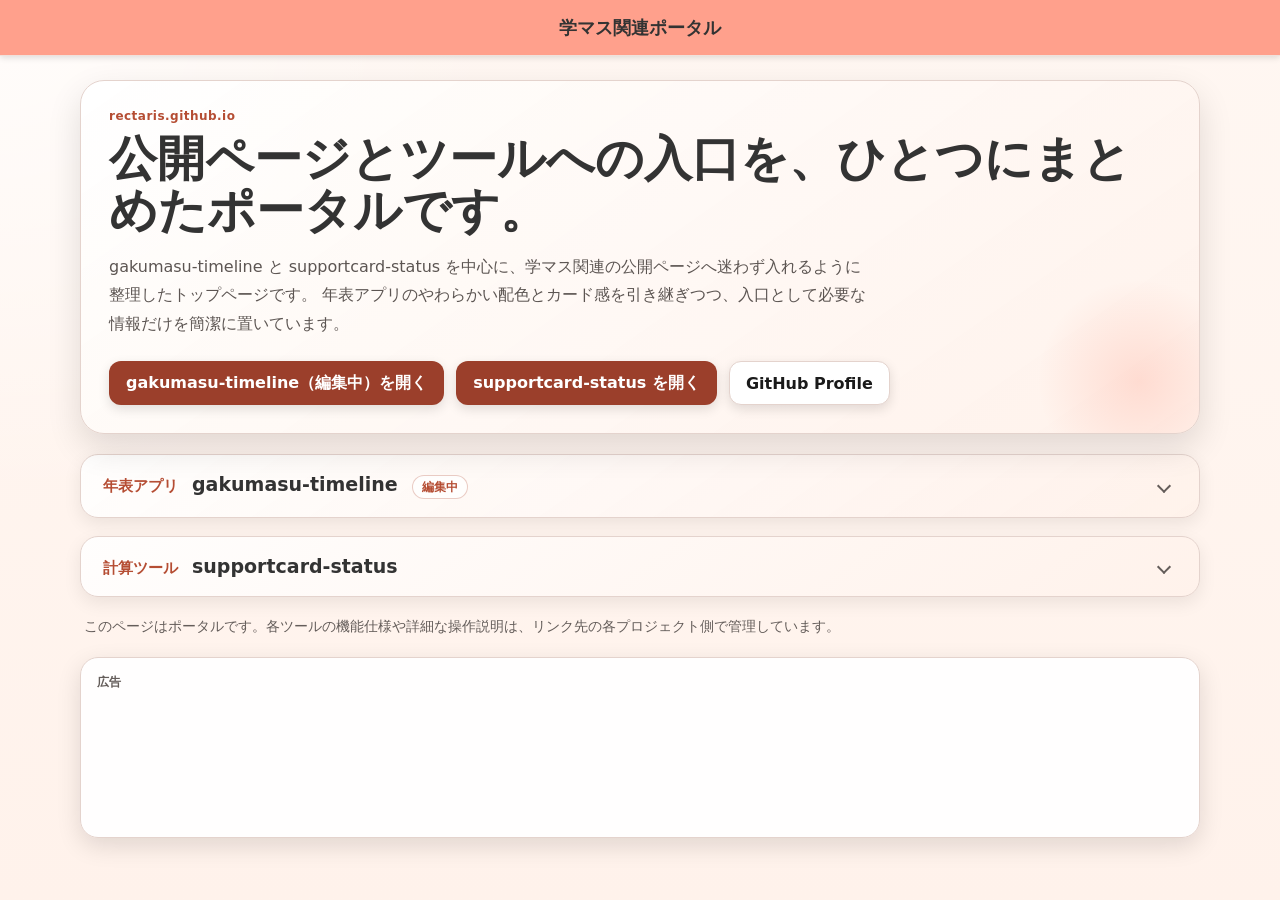
<file: index.html>
<!doctype html>
<html lang="ja">
  <head>
    <meta charset="UTF-8" />
    <meta name="viewport" content="width=device-width, initial-scale=1.0" />
    <title>学マス関連ポータル</title>
    <meta
      name="description"
      content="学マス関連の公開ページとツールへの入口ページです。"
    />
    <link rel="icon" type="image/svg+xml" href="./favicon.svg" />
    <link rel="stylesheet" href="./src/style.css" />
    <script
      async
      src="https://pagead2.googlesyndication.com/pagead/js/adsbygoogle.js?client=ca-pub-1161740700371268"
      crossorigin="anonymous"
    ></script>
  </head>
  <body>
    <noscript>
      <section class="noscript-fallback" aria-labelledby="noscript-title">
        <h1 id="noscript-title">学マス関連ポータル</h1>
        <p>
          JavaScript が無効な環境でも、主要な公開ツールへ直接移動できます。
        </p>
        <ul>
          <li>
            <a href="https://rectaris.github.io/timeline/">
              gakumasu-timeline（編集中）
            </a>
          </li>
          <li>
            <a href="https://supportcard-status-calculate.curiretas.workers.dev/">
              supportcard-status
            </a>
          </li>
        </ul>
      </section>
    </noscript>
    <div id="app"></div>
    <script type="module" src="./src/main.js"></script>
  </body>
</html>
</file>
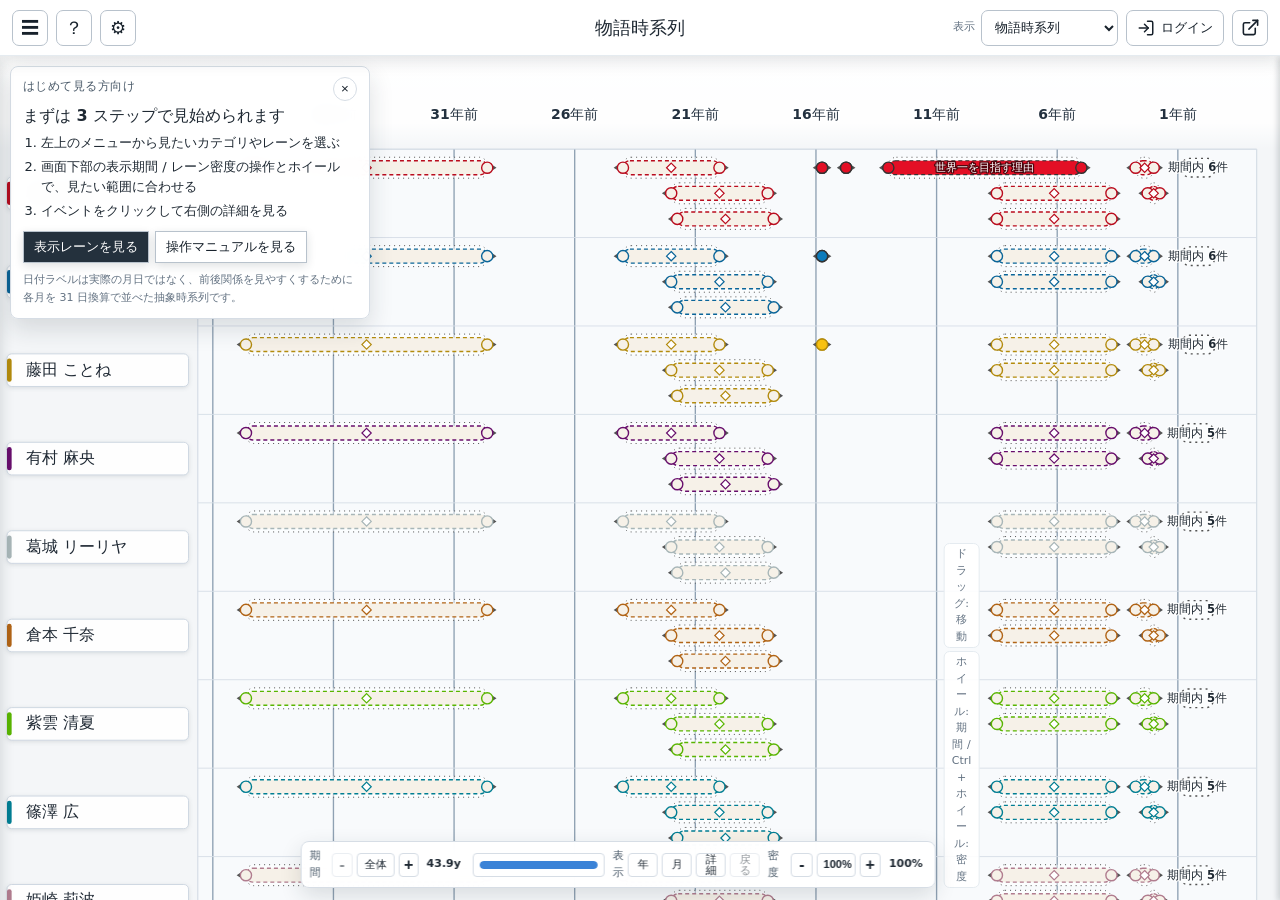
<file: timeline/index.html>
<!doctype html>
<html lang="ja">
    <head>
        <meta charset="UTF-8" />
        <link rel="icon" type="image/svg+xml" href="/timeline/favicon.svg" />
        <meta name="theme-color" content="#1A1A1A" />
        <meta name="viewport" content="width=device-width, initial-scale=1.0" />
        <title>gakumasu-timeline</title>
        <script
            async
            src="https://pagead2.googlesyndication.com/pagead/js/adsbygoogle.js?client=ca-pub-1161740700371268"
            crossorigin="anonymous"
        ></script>
      <script type="module" crossorigin src="/timeline/assets/index-B5bNlCFh.js"></script>
      <link rel="stylesheet" crossorigin href="/timeline/assets/index-DlW36sh7.css">
    </head>
    <body>
        <div id="app"></div>
    </body>
</html>
</file>
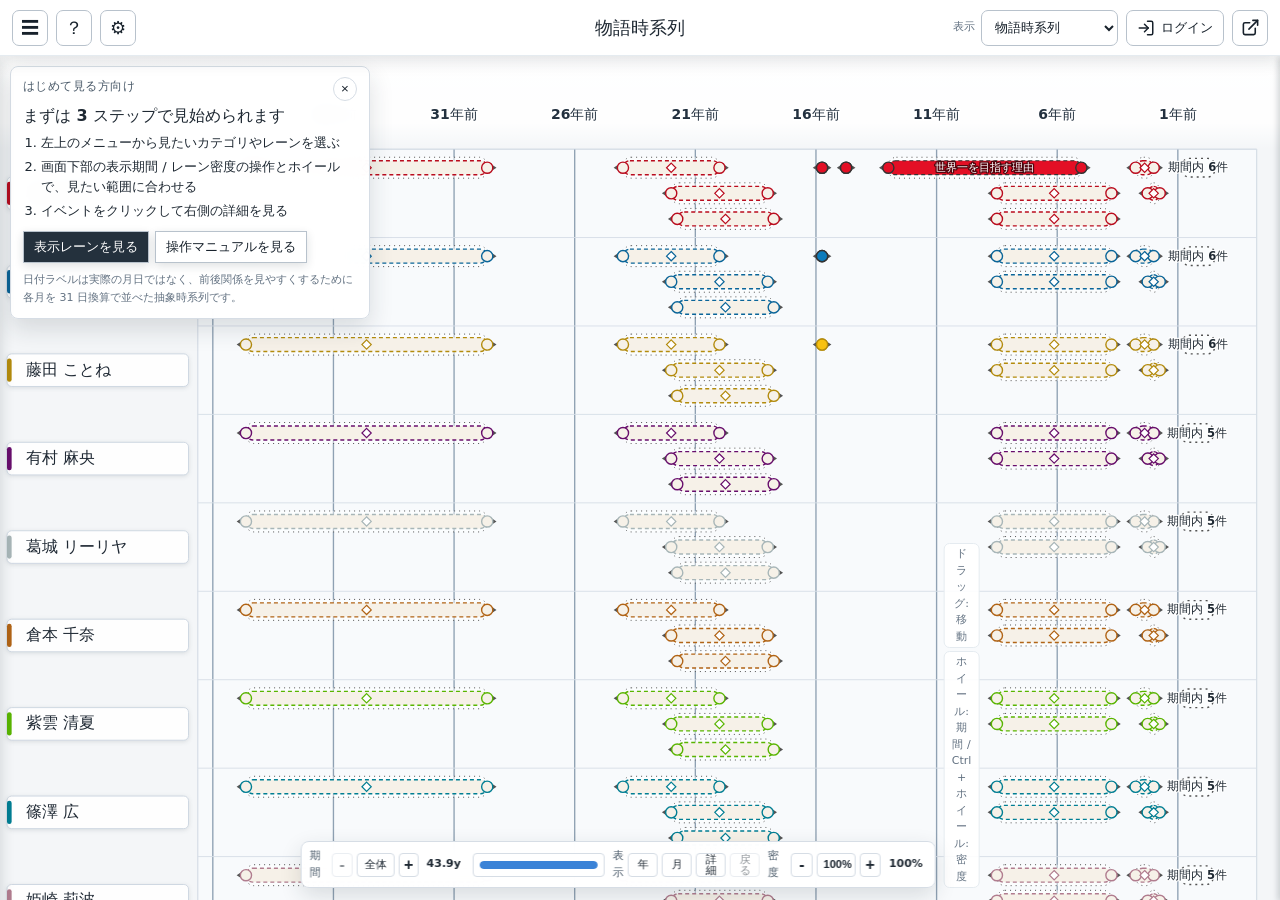
<file: timeline/dev/index.html>
<!doctype html>
<html lang="ja">
    <head>
        <meta charset="UTF-8" />
        <link rel="icon" type="image/svg+xml" href="/timeline/dev/favicon.svg" />
        <meta name="theme-color" content="#1A1A1A" />
        <meta name="viewport" content="width=device-width, initial-scale=1.0" />
        <title>gakumasu-timeline</title>
        <script
            async
            src="https://pagead2.googlesyndication.com/pagead/js/adsbygoogle.js?client=ca-pub-1161740700371268"
            crossorigin="anonymous"
        ></script>
      <script type="module" crossorigin src="/timeline/dev/assets/index-OKvbrrUH.js"></script>
      <link rel="stylesheet" crossorigin href="/timeline/dev/assets/index-DlW36sh7.css">
    </head>
    <body>
        <div id="app"></div>
    </body>
</html>
</file>
<file: src/style.css>
:root {
  color-scheme: light;
  --app-bg: #fff7f2;
  --app-bg-end: #fff2eb;
  --app-bg-glow: rgba(255, 255, 255, 0.72);
  --app-text: #213547;
  --surface: #ffffff;
  --surface-elevated: rgba(255, 255, 255, 0.94);
  --surface-soft: #fff2eb;
  --surface-card-start: rgba(255, 255, 255, 0.88);
  --surface-card-end: rgba(255, 242, 235, 0.96);
  --surface-meta: rgba(255, 255, 255, 0.58);
  --border: #e4d3cd;
  --border-soft: #f0e1db;
  --text-primary: #333333;
  --text-secondary: #5c5552;
  --text-muted: #645d5a;
  --accent-text: #b54d33;
  --accent-text-strong: #ffb39f;
  --accent-glow: rgba(255, 160, 140, 0.28);
  --accent-glow-transparent: rgba(255, 160, 140, 0);
  --accent-soft: rgba(255, 160, 140, 0.18);
  --button-bg: #ffffff;
  --button-bg-strong: #9b3f2b;
  --button-bg-strong-hover: #87331f;
  --button-text: #1a1a1a;
  --button-text-inverse: #ffffff;
  --header-bg: #ffa08c;
  --shadow: rgba(0, 0, 0, 0.12);
}

@media (prefers-color-scheme: dark) {
  :root {
    color-scheme: dark;
    --app-bg: #111417;
    --app-bg-end: #171b1f;
    --app-bg-glow: rgba(90, 99, 109, 0.28);
    --app-text: #e7edf4;
    --surface: #1b2025;
    --surface-elevated: rgba(27, 32, 37, 0.94);
    --surface-soft: #242a30;
    --surface-card-start: rgba(27, 32, 37, 0.96);
    --surface-card-end: rgba(36, 42, 48, 0.94);
    --surface-meta: rgba(27, 32, 37, 0.58);
    --border: #3b444d;
    --border-soft: #30363d;
    --text-primary: #edf2f7;
    --text-secondary: #c7d0d9;
    --text-muted: #aeb7c0;
    --button-bg: #232931;
    --button-bg-strong: #a9523f;
    --button-bg-strong-hover: #bd6754;
    --button-text: #edf2f7;
    --button-text-inverse: #edf2f7;
    --header-bg: #4c3a35;
    --shadow: rgba(0, 0, 0, 0.32);
  }
}

/* Base */

* {
  box-sizing: border-box;
}

html {
  min-height: 100%;
  overflow-x: clip;
}

body {
  margin: 0;
  min-width: 320px;
  min-height: 100vh;
  overflow-x: clip;
  font-family: system-ui, -apple-system, BlinkMacSystemFont, "Segoe UI",
    sans-serif;
  background:
    radial-gradient(circle at top left, var(--app-bg-glow), transparent 32%),
    linear-gradient(180deg, var(--app-bg) 0%, var(--app-bg-end) 100%);
  color: var(--app-text);
}

a {
  color: inherit;
  text-decoration: none;
}

button {
  font: inherit;
}

#app {
  min-height: 100vh;
}

.noscript-fallback {
  width: min(760px, calc(100% - 32px));
  margin: 32px auto;
  padding: 22px;
  border: 1px solid var(--border);
  border-radius: 18px;
  background: var(--surface-elevated);
  color: var(--text-primary);
  box-shadow: 0 8px 24px var(--shadow);
}

.noscript-fallback h1 {
  margin: 0 0 12px;
  font-size: 24px;
}

.noscript-fallback p,
.noscript-fallback li {
  color: var(--text-secondary);
  line-height: 1.7;
}

.noscript-fallback a {
  color: var(--accent-text);
  font-weight: 700;
  overflow-wrap: anywhere;
}

/* Header */

.app-header {
  position: sticky;
  top: 0;
  z-index: 10;
  display: flex;
  align-items: center;
  justify-content: center;
  min-height: 56px;
  padding: 10px 16px;
  background: var(--header-bg);
  border-bottom: 1px solid var(--border-soft);
  box-shadow: 0 2px 6px var(--shadow);
}

.app-title {
  margin: 0;
  text-align: center;
  font-size: 18px;
  font-weight: 700;
  color: var(--text-primary);
}

/* Layout */

.page-shell {
  width: min(1120px, calc(100% - 32px));
  margin: 0 auto;
  padding: 24px 0 40px;
}

.hero {
  position: relative;
  overflow: hidden;
  padding: 28px;
  border: 1px solid var(--border);
  border-radius: 24px;
  background: linear-gradient(145deg, var(--surface-elevated), var(--surface-soft));
  box-shadow: 0 14px 34px var(--shadow);
}

.hero::after {
  content: "";
  position: absolute;
  inset: auto -40px -48px auto;
  width: 200px;
  height: 200px;
  border-radius: 999px;
  background: radial-gradient(
    circle,
    var(--accent-glow) 0%,
    var(--accent-glow-transparent) 72%
  );
  pointer-events: none;
}

.hero-eyebrow {
  margin: 0 0 10px;
  font-size: 12px;
  font-weight: 700;
  letter-spacing: 0.04em;
  color: var(--accent-text);
}

@media (prefers-color-scheme: dark) {
  .hero-eyebrow {
    color: var(--accent-text-strong);
  }
}

.hero-title {
  margin: 0;
  font-size: clamp(30px, 5vw, 48px);
  line-height: 1.08;
  color: var(--text-primary);
}

.hero-text {
  max-width: 760px;
  margin: 16px 0 0;
  font-size: 16px;
  line-height: 1.8;
  color: var(--text-secondary);
}

.hero-actions {
  display: flex;
  flex-wrap: wrap;
  gap: 12px;
  margin-top: 22px;
}

/* Buttons */

.button-link {
  display: inline-flex;
  align-items: center;
  justify-content: center;
  min-height: 44px;
  padding: 0 16px;
  border: 1px solid var(--border);
  border-radius: 12px;
  background: var(--button-bg);
  color: var(--button-text);
  font-weight: 700;
  box-shadow: 0 4px 12px var(--shadow);
  transition:
    transform 0.18s ease,
    box-shadow 0.18s ease,
    border-color 0.18s ease;
}

.button-link--primary {
  background: var(--button-bg-strong);
  color: var(--button-text-inverse);
  border-color: transparent;
}

.button-link:hover,
.button-link:focus-visible {
  transform: translateY(-1px);
  box-shadow: 0 10px 18px var(--shadow);
}

.button-link--primary:hover,
.button-link--primary:focus-visible {
  background: var(--button-bg-strong-hover);
}

.button-link:focus-visible,
.copy-link-button:focus-visible,
.tool-summary:focus-visible,
.guide-summary:focus-visible {
  outline: 3px solid rgba(181, 77, 51, 0.32);
  outline-offset: 3px;
}

/* Tool sections */

.sections {
  display: grid;
  gap: 18px;
  margin-top: 20px;
}

.section-card {
  border: 1px solid var(--border);
  border-radius: 18px;
  background: linear-gradient(145deg, var(--surface-card-start), var(--surface-card-end));
  box-shadow: 0 6px 18px rgba(0, 0, 0, 0.08);
}

.tool-disclosure {
  overflow: hidden;
}

.tool-summary {
  display: grid;
  grid-template-columns: minmax(0, 1fr) 18px;
  align-items: center;
  gap: 12px;
  padding: 18px 22px;
  cursor: pointer;
  list-style: none;
}

.tool-summary::-webkit-details-marker {
  display: none;
}

.tool-summary__text {
  display: flex;
  flex-wrap: wrap;
  gap: 8px 14px;
  align-items: baseline;
  min-width: 0;
}

.tool-summary__label {
  color: var(--accent-text);
  font-size: 15px;
  font-weight: 800;
}

.tool-summary__title {
  color: var(--text-primary);
  font-size: 19px;
  font-weight: 800;
  overflow-wrap: anywhere;
}

.status-badge {
  display: inline-flex;
  align-items: center;
  width: fit-content;
  min-height: 24px;
  padding: 3px 9px;
  border: 1px solid rgba(181, 77, 51, 0.28);
  border-radius: 999px;
  background: rgba(255, 255, 255, 0.72);
  color: var(--accent-text);
  font-size: 12px;
  font-weight: 800;
  line-height: 1.2;
}

.tool-summary__icon {
  width: 10px;
  height: 10px;
  border-right: 2px solid var(--text-muted);
  border-bottom: 2px solid var(--text-muted);
  transform: rotate(45deg);
  transition: transform 0.18s ease;
}

.tool-disclosure[open] .tool-summary {
  border-bottom: 1px solid var(--border-soft);
}

.tool-disclosure[open] .tool-summary__icon {
  transform: rotate(225deg);
}

.tool-details {
  padding: 22px;
}

.portal-grid {
  display: grid;
  grid-template-columns: minmax(0, 1.35fr) minmax(300px, 0.65fr);
  gap: 18px;
  align-items: start;
}

.tool-card {
  display: grid;
  gap: 14px;
  padding: 4px 0;
  align-self: start;
}

.tool-label-row {
  display: flex;
  flex-wrap: wrap;
  gap: 8px;
  align-items: center;
}

.tool-label {
  display: inline-flex;
  align-items: center;
  width: fit-content;
  padding: 4px 10px;
  border-radius: 999px;
  background: var(--accent-soft);
  color: var(--text-secondary);
  font-size: 12px;
  font-weight: 700;
}

.tool-title {
  margin: 0;
  font-size: 26px;
  color: var(--text-primary);
}

.tool-description,
.guide-list {
  margin: 0;
  color: var(--text-secondary);
  line-height: 1.8;
}

.meta-card {
  display: grid;
  gap: 14px;
  align-content: start;
  padding: 4px 0 4px 18px;
  border-left: 1px solid var(--border-soft);
  align-self: start;
}

.meta-label {
  margin: 0;
  font-size: 12px;
  font-weight: 700;
  color: var(--text-muted);
  letter-spacing: 0.04em;
}

.meta-value {
  margin: 4px 0 0;
  font-size: 15px;
  line-height: 1.7;
  color: var(--text-primary);
  overflow-wrap: anywhere;
}

.meta-url a {
  text-decoration: underline;
  text-decoration-color: rgba(181, 77, 51, 0.42);
  text-underline-offset: 3px;
}

.copy-link-button {
  display: inline-flex;
  align-items: center;
  justify-content: center;
  min-height: 34px;
  margin-top: 8px;
  padding: 0 12px;
  border: 1px solid var(--border);
  border-radius: 8px;
  background: var(--button-bg);
  color: var(--button-text);
  cursor: pointer;
  font-size: 13px;
  font-weight: 700;
}

.guide-disclosure {
  border: 1px solid var(--border-soft);
  border-radius: 14px;
  background: var(--surface);
  overflow: hidden;
}

.guide-summary {
  display: grid;
  grid-template-columns: minmax(0, 1fr) 18px;
  align-items: center;
  gap: 4px;
  padding: 14px 16px;
  cursor: pointer;
  list-style: none;
}

.guide-summary::-webkit-details-marker {
  display: none;
}

.guide-summary__text {
  display: grid;
  gap: 4px;
}

.guide-summary__icon {
  width: 10px;
  height: 10px;
  border-right: 2px solid var(--text-muted);
  border-bottom: 2px solid var(--text-muted);
  transform: rotate(45deg);
  transition: transform 0.18s ease;
}

.guide-disclosure[open] .guide-summary__icon {
  transform: rotate(225deg);
}

.guide-summary__eyebrow {
  font-size: 12px;
  font-weight: 700;
  letter-spacing: 0.04em;
  color: var(--accent-text);
}

@media (prefers-color-scheme: dark) {
  .tool-summary__label,
  .guide-summary__eyebrow,
  .status-badge {
    color: var(--accent-text-strong);
  }

  .status-badge {
    background: rgba(27, 32, 37, 0.72);
  }
}

.guide-summary__title {
  color: var(--text-primary);
  font-size: 16px;
  font-weight: 700;
  line-height: 1.5;
}

.guide-list {
  padding: 0 20px 18px 36px;
}

.guide-list li + li {
  margin-top: 8px;
}

.footer-note {
  margin: 18px 4px 0;
  font-size: 14px;
  line-height: 1.7;
  color: var(--text-muted);
}

/* Ads */

.portal-ad-section {
  margin-top: 18px;
  padding: 16px;
  border: 1px solid var(--border);
  border-radius: 18px;
  background: var(--surface-elevated);
  box-shadow: 0 8px 24px var(--shadow);
  overflow: hidden;
}

.portal-ad-section__label {
  margin: 0 0 10px;
  font-size: 12px;
  font-weight: 700;
  letter-spacing: 0.04em;
  color: var(--text-muted);
}

.portal-ad-section__unit {
  min-height: 120px;
  max-width: 100%;
}

.portal-ad-section--empty {
  display: none;
}

/* Responsive */

@media (max-width: 860px) {
  .page-shell {
    width: min(100% - 24px, 1120px);
    padding-top: 16px;
  }

  .hero {
    padding: 22px 18px;
    border-radius: 20px;
  }

  .portal-grid {
    grid-template-columns: 1fr;
  }

  .meta-card {
    padding: 18px 0 0;
    border-top: 1px solid var(--border-soft);
    border-left: 0;
  }
}

@media (max-width: 560px) {
  .app-header {
    text-align: center;
  }

  .app-title {
    font-size: 17px;
  }

  .hero-title {
    font-size: 30px;
  }

  .button-link {
    width: 100%;
  }

  .tool-summary {
    padding: 16px 18px;
  }

  .tool-summary__text {
    display: grid;
    gap: 4px;
  }

  .tool-details {
    padding: 18px;
  }

  .tool-title {
    font-size: 22px;
  }
}
</file>
<file: timeline/assets/index-DlW36sh7.css>
:root{font-family:system-ui,Avenir,Helvetica,Arial,sans-serif;line-height:1.5;font-weight:400;color-scheme:light;--app-bg: #f4f6f8;--app-text: #213547;--surface: #ffffff;--surface-elevated: rgba(255, 255, 255, .96);--surface-chip: rgba(255, 255, 255, .9);--surface-soft: #f7f9fb;--surface-code: #f3f3f3;--surface-code-block: #f6f6f6;--border: #d6dde5;--border-strong: #b8c2cc;--border-soft: #e5ebf0;--text-primary: #1f2933;--text-secondary: #4b5b6a;--text-muted: #637282;--text-faint: #8a97a4;--button-bg: #ffffff;--button-bg-strong: #24313d;--button-text: #17212b;--button-text-inverse: #ffffff;--header-bg: rgba(255, 255, 255, .94);--app-header-height: 56px;--app-control-height: 36px;--app-control-radius: 7px;--header-control-size: var(--app-control-height);--header-control-radius: var(--app-control-radius);--header-action-gap: 8px;--overlay: rgba(0, 0, 0, .4);--overlay-strong: rgba(0, 0, 0, .45);--shadow: rgba(28, 39, 50, .14);--timeline-overlay-top: rgba(255, 255, 255, .98);--timeline-overlay-mid: rgba(255, 255, 255, .9);--timeline-viewport-fill: #f8fafc;--timeline-viewport-stroke: #cfd8e2;--timeline-year-line: #8fa1b3;--timeline-month-line: #c3ced8;--timeline-day-line: #edf1f5;--timeline-lane-line: #d6dee7;--timeline-year-label: #23313f;--timeline-month-label: #5b6c7b;--timeline-day-label: #95a2af;--timeline-lane-label-fill: rgba(255, 255, 255, .94);--timeline-lane-label-stroke: #cfd8e2;--timeline-lane-label-shadow: rgba(28, 39, 50, .12);--timeline-lane-label-text: #202a35;--timeline-event-stroke: #333333;--timeline-selected-event-stroke: #111111;--timeline-uncertain-marker: #535353;--timeline-uncertain-band-fill: rgba(255, 255, 255, .42);--timeline-focus-stroke: #005fcc;--timeline-common-event-fill: #f6f1e8;--timeline-common-event-stroke: #8a806f;--timeline-common-event-marker: #f6f1e8;font-synthesis:none;text-rendering:optimizeLegibility;-webkit-font-smoothing:antialiased;-moz-osx-font-smoothing:grayscale}:root[data-theme=dark]{color-scheme:dark;--app-bg: #111417;--app-text: #e7edf4;--surface: #1b2025;--surface-elevated: rgba(27, 32, 37, .94);--surface-chip: rgba(27, 32, 37, .9);--surface-soft: #171b1f;--surface-code: #242a30;--surface-code-block: #20262c;--border: #3b444d;--border-strong: #4d5761;--border-soft: #30363d;--text-primary: #edf2f7;--text-secondary: #c7d0d9;--text-muted: #aeb7c0;--text-faint: #8a949e;--button-bg: #232931;--button-bg-strong: #2c333c;--button-text: #edf2f7;--button-text-inverse: #edf2f7;--header-bg: rgba(27, 32, 37, .94);--overlay: rgba(0, 0, 0, .54);--overlay-strong: rgba(0, 0, 0, .62);--shadow: rgba(0, 0, 0, .32);--timeline-overlay-top: rgba(17, 20, 23, .98);--timeline-overlay-mid: rgba(17, 20, 23, .9);--timeline-viewport-fill: #151a1f;--timeline-viewport-stroke: #3a4550;--timeline-year-line: #72808d;--timeline-month-line: #3f4b56;--timeline-day-line: #242b32;--timeline-lane-line: #323b44;--timeline-year-label: #e4ebf2;--timeline-month-label: #b7c2cd;--timeline-day-label: #7f8b96;--timeline-lane-label-fill: rgba(27, 32, 37, .94);--timeline-lane-label-stroke: #3a4550;--timeline-lane-label-shadow: rgba(0, 0, 0, .34);--timeline-lane-label-text: #e6edf4;--timeline-event-stroke: #edf2f7;--timeline-selected-event-stroke: #ffffff;--timeline-uncertain-marker: #d2d8de;--timeline-uncertain-band-fill: rgba(255, 255, 255, .08);--timeline-focus-stroke: #75b7ff;--timeline-common-event-fill: #34302a;--timeline-common-event-stroke: #d2c2a3;--timeline-common-event-marker: #34302a}@media(prefers-color-scheme:dark){:root:not([data-theme]){color-scheme:dark;--app-bg: #111417;--app-text: #e7edf4;--surface: #1b2025;--surface-elevated: rgba(27, 32, 37, .94);--surface-chip: rgba(27, 32, 37, .9);--surface-soft: #171b1f;--surface-code: #242a30;--surface-code-block: #20262c;--border: #3b444d;--border-strong: #4d5761;--border-soft: #30363d;--text-primary: #edf2f7;--text-secondary: #c7d0d9;--text-muted: #aeb7c0;--text-faint: #8a949e;--button-bg: #232931;--button-bg-strong: #2c333c;--button-text: #edf2f7;--button-text-inverse: #edf2f7;--header-bg: rgba(27, 32, 37, .94);--overlay: rgba(0, 0, 0, .54);--overlay-strong: rgba(0, 0, 0, .62);--shadow: rgba(0, 0, 0, .32);--timeline-overlay-top: rgba(17, 20, 23, .98);--timeline-overlay-mid: rgba(17, 20, 23, .9);--timeline-viewport-fill: #151a1f;--timeline-viewport-stroke: #3a4550;--timeline-year-line: #72808d;--timeline-month-line: #3f4b56;--timeline-day-line: #242b32;--timeline-lane-line: #323b44;--timeline-year-label: #e4ebf2;--timeline-month-label: #b7c2cd;--timeline-day-label: #7f8b96;--timeline-lane-label-fill: rgba(27, 32, 37, .94);--timeline-lane-label-stroke: #3a4550;--timeline-lane-label-shadow: rgba(0, 0, 0, .34);--timeline-lane-label-text: #e6edf4;--timeline-event-stroke: #edf2f7;--timeline-selected-event-stroke: #ffffff;--timeline-uncertain-marker: #d2d8de;--timeline-uncertain-band-fill: rgba(255, 255, 255, .08);--timeline-focus-stroke: #75b7ff;--timeline-common-event-fill: #34302a;--timeline-common-event-stroke: #d2c2a3;--timeline-common-event-marker: #34302a}}body{margin:0;min-width:320px;min-height:100vh;font-family:system-ui,sans-serif;background:var(--app-bg);color:var(--app-text)}button:focus-visible,input:focus-visible,select:focus-visible{outline:2px solid var(--timeline-focus-stroke);outline-offset:2px}#app{width:100%;max-width:none;margin:0;padding:var(--app-header-height) 0 0;min-height:100vh;text-align:initial;box-sizing:border-box}.side-panel{position:fixed;top:var(--app-header-height);right:0;width:320px;height:calc(100vh - var(--app-header-height));background:var(--surface);color:var(--button-text);border-left:1px solid var(--border);box-shadow:-2px 0 6px var(--shadow);transform:translate(100%);transition:transform .3s ease;z-index:1000;display:flex;flex-direction:column}.side-panel.open{transform:translate(0)}.panel-content{flex:1;min-height:0;display:flex;flex-direction:column;overflow:hidden;border-top:4px solid var(--panel-accent, transparent)}.panel-header{position:relative;flex:0 0 auto;padding:16px 44px 12px 20px;border-bottom:1px solid var(--border-soft);background:var(--surface)}.panel-header h2{margin:0 0 12px;color:var(--text-primary);font-size:18px;line-height:1.35;overflow-wrap:anywhere}.panel-body{flex:1 1 auto;min-height:0;overflow-y:auto;padding:14px 20px 120px}.panel-placeholder{padding:20px;color:var(--text-faint)}.close-btn{position:absolute;top:10px;right:10px;color:var(--button-text);background:none;border:1px solid var(--border);border-radius:999px;width:28px;height:28px;display:inline-flex;align-items:center;justify-content:center;font-size:16px;box-shadow:0 2px 6px var(--shadow);cursor:pointer}.meta{font-size:13px;color:var(--text-muted);margin-bottom:10px}.detail-fields{display:grid;gap:8px;margin:0 0 12px}.detail-field{display:grid;grid-template-columns:72px minmax(0,1fr);gap:8px;align-items:start;font-size:13px}.detail-field dt{position:relative;color:var(--text-muted);font-weight:700}.detail-help-label{position:relative;display:inline-flex;align-items:center;gap:4px;width:fit-content;max-width:100%;border-radius:4px;cursor:help;outline:none}.detail-help-label:after{content:"?";display:inline-flex;align-items:center;justify-content:center;width:14px;height:14px;border:1px solid var(--border-soft);border-radius:999px;background:var(--surface-chip);color:var(--text-muted);font-size:10px;font-weight:800;line-height:1}.detail-help-label:before{content:attr(data-tooltip);position:absolute;top:calc(100% + 7px);left:0;z-index:1200;width:min(260px,calc(100vw - 32px));box-sizing:border-box;padding:8px 10px;border:1px solid var(--border-strong);border-radius:6px;background:var(--surface-elevated);box-shadow:0 8px 20px var(--shadow);color:var(--text-primary);font-size:12px;font-weight:600;line-height:1.55;white-space:normal;opacity:0;pointer-events:none;transform:translateY(-3px);transition:opacity .12s ease,transform .12s ease}.detail-help-label:hover:before,.detail-help-label:focus:before,.detail-help-label:focus-visible:before{opacity:1;transform:translateY(0)}.detail-field dd{display:flex;flex-wrap:wrap;gap:5px;min-width:0;margin:0;color:var(--text-primary)}.event-accent{display:inline-block;width:.75em;height:.75em;margin-right:.45em;border-radius:999px;background:var(--panel-accent, var(--border-strong));vertical-align:-.05em}.detail-chip{display:inline-flex;align-items:center;max-width:100%;padding:2px 6px;border:1px solid var(--border-soft);border-radius:6px;background:var(--surface-chip);color:var(--text-primary);font-size:12px;line-height:1.4;overflow-wrap:anywhere}.detail-chip--source{background:var(--surface-soft)}.detail-chip--button{font:inherit;cursor:pointer}.detail-chip--button:hover,.detail-chip--button:focus-visible{border-color:var(--border-strong);background:var(--button-bg)}.detail-chip--warning{border-color:var(--timeline-uncertain-marker);background:var(--timeline-uncertain-band-fill)}.detail-empty{color:var(--text-faint)}.detail{margin:12px 0;line-height:1.6}.panel-status{margin:10px 0;padding:8px 10px;border:1px solid var(--border);border-radius:6px;background:var(--surface-soft);color:var(--text-secondary);font-size:12px}.panel-action{display:inline-flex;align-items:center;justify-content:center;min-height:30px;margin:0;padding:5px 10px;border:1px solid var(--border-strong);border-radius:6px;background:var(--button-bg);color:var(--button-text);font-size:12px;font-weight:700;cursor:pointer}.panel-action:disabled{opacity:.55;cursor:not-allowed}.panel-actions{display:flex;flex-wrap:wrap;gap:8px;margin:0}.share-status{margin:8px 0 0;color:var(--text-secondary);font-size:12px;line-height:1.5}.share-url-fallback{width:100%;box-sizing:border-box;margin:8px 0 0;padding:7px 8px;border:1px solid var(--border);border-radius:6px;background:var(--surface-soft);color:var(--text-primary);font-size:12px}.detail-section{margin-top:14px;padding-top:12px;border-top:1px solid var(--border-soft)}.detail-section--body{margin-top:12px}.detail-section h3{position:relative;margin:0 0 8px;color:var(--text-primary);font-size:14px}.detail-section h4{margin:0 0 4px;color:var(--text-primary);font-size:12px}.detail-section--warning{border-top-color:var(--timeline-uncertain-marker)}.detail-list,.related-list{display:grid;gap:6px;margin:0;padding:0;list-style:none}.detail-list{color:var(--text-secondary);font-size:13px;line-height:1.6}.detail-list__meta{display:block;color:var(--text-muted);font-size:12px}.detail-story-link{color:var(--button-text);font-weight:700;overflow-wrap:anywhere}.detail-story-link:hover,.detail-story-link:focus-visible{color:var(--timeline-focus-stroke)}.detail-source-action{display:inline;max-width:100%;padding:0;border:0;background:transparent;color:var(--button-text);font:inherit;font-weight:700;overflow-wrap:anywhere;text-align:left;cursor:pointer}.detail-source-action:hover,.detail-source-action:focus-visible{color:var(--timeline-focus-stroke);text-decoration:underline}.related-section{display:grid;gap:6px;margin-top:10px}.related-section p{margin:0;color:var(--text-muted);font-size:12px;line-height:1.5}.related-event{display:grid;gap:2px;width:100%;min-width:0;padding:7px 8px;border:1px solid var(--border);border-radius:6px;background:var(--button-bg);color:var(--button-text);text-align:left;cursor:pointer}.related-event__title,.related-event__meta{min-width:0;overflow:hidden;text-overflow:ellipsis;white-space:nowrap}.related-event__title{font-size:12px;font-weight:700}.related-event__meta{color:var(--text-muted);font-size:11px}.related-overflow{color:var(--text-faint);font-size:11px}.zoom-panel{position:fixed;bottom:12px;left:50%;transform:translate(-50%);display:inline-flex;align-items:flex-end;gap:8px;z-index:1100}.zoom-panel--detail-open{left:calc((100% - 320px)/2)}.zoom-controls{display:inline-flex;flex-direction:row;align-items:stretch;gap:8px;padding:6px 8px;background:var(--surface-elevated);border:1px solid var(--border);border-radius:8px;box-shadow:0 8px 22px var(--shadow);-webkit-backdrop-filter:blur(12px);backdrop-filter:blur(12px)}.zoom-group{display:inline-flex;align-items:center;gap:4px}.zoom-range-group{display:inline-flex;align-items:center}.zoom-group-label{min-width:auto;font-size:11px;font-weight:700;color:var(--text-secondary);text-align:left}.zoom-button{width:24px;height:24px;border:1px solid var(--border);background:var(--button-bg);border-radius:4px;cursor:pointer;line-height:1;font-size:16px;font-weight:700;padding:0;color:var(--text-primary)}.zoom-button--in,.zoom-button--out{color:var(--text-primary)}.zoom-button--reset{width:auto;min-width:38px;padding:0 6px;font-size:11px;color:var(--text-primary)}.zoom-button--preset,.zoom-button--return{width:auto;min-width:30px;padding:0 6px;font-size:11px}.zoom-button:disabled{opacity:.5;cursor:not-allowed}.range-overview{width:132px;height:24px;padding:0 6px;border:1px solid var(--border);border-radius:4px;background:var(--button-bg);cursor:pointer}.range-overview__track{position:relative;display:block;width:100%;height:8px;border-radius:999px;background:var(--surface-soft);overflow:hidden}.range-overview__current,.range-overview__selected{position:absolute;top:0;bottom:0;border-radius:999px}.range-overview__current{background:var(--timeline-focus-stroke);opacity:.76}.range-overview__selected{background:var(--text-primary);opacity:.86}.zoom-status{font-size:11px;font-weight:700;color:var(--text-primary);min-width:42px;text-align:center}.zoom-hints{display:flex;flex-direction:column;align-items:flex-start;gap:3px}.zoom-hint,.timeline-scale-note{margin:0;font-size:11px;color:var(--text-muted);text-align:center;background:var(--surface-chip);padding:2px 7px;border:1px solid var(--border-soft);border-radius:6px}@media(max-width:900px){.zoom-panel{flex-direction:column;align-items:center}.zoom-controls{flex-direction:column}.zoom-range-group{display:none}.zoom-group-label{min-width:52px}.zoom-hints{align-items:center}}.event-group,.event-summary-group{cursor:pointer}.event-group:focus{outline:none}.event-summary-group:focus{outline:none}.event-group:hover .event-bar,.event-group:focus-visible .event-bar{filter:brightness(1.05)}.event-summary-group:hover .event-summary-bar,.event-summary-group:focus-visible .event-summary-bar{filter:brightness(1.04)}.event-group:focus-visible .event-focus-ring{opacity:1}.event-summary-group:focus-visible .event-summary-bar{stroke:var(--timeline-focus-stroke);stroke-width:2}.event-bar--single{stroke-dasharray:4 3}.event-bar{fill:var(--event-fill);stroke:var(--event-stroke);stroke-width:1.2;vector-effect:non-scaling-stroke}.event-group--common .event-bar{stroke-width:1.4}.event-uncertainty-band{fill:var(--timeline-uncertain-band-fill);stroke:var(--event-uncertain-marker);stroke-width:1;stroke-dasharray:1 4;vector-effect:non-scaling-stroke;pointer-events:none}.event-selection-ring{filter:drop-shadow(0 1px 3px var(--shadow));pointer-events:none;stroke:var(--event-selected-stroke);stroke-width:3;vector-effect:non-scaling-stroke}.event-focus-ring{opacity:0;pointer-events:none;stroke:var(--timeline-focus-stroke);stroke-width:2;stroke-dasharray:2 3;vector-effect:non-scaling-stroke}.event-uncertainty-marker{fill:var(--event-uncertain-marker);pointer-events:none}.event-end-marker{fill:var(--event-marker-fill);stroke:var(--event-stroke);stroke-width:1.4;vector-effect:non-scaling-stroke}.event-group--selected .event-end-marker{stroke:var(--event-selected-stroke);stroke-width:2.4}.event-common-indicator{fill:var(--timeline-overlay-top);stroke:var(--event-stroke);stroke-width:1.2;pointer-events:none;vector-effect:non-scaling-stroke}.event-summary-bar{fill:var(--surface-elevated);stroke:var(--timeline-event-stroke);stroke-width:1.4;stroke-dasharray:3 2;vector-effect:non-scaling-stroke}.event-summary-group--uncertain .event-summary-bar{fill:var(--timeline-uncertain-band-fill);stroke:var(--timeline-uncertain-marker);stroke-dasharray:2 4}.event-summary-label{fill:var(--text-primary);stroke:var(--timeline-overlay-top);stroke-width:2;paint-order:stroke;stroke-linejoin:round;font-family:inherit;font-size:10px;font-weight:800;letter-spacing:0;pointer-events:none}.event-inline-label{fill:#fff;stroke:#0000009e;stroke-width:2.2;paint-order:stroke;stroke-linejoin:round;font-family:inherit;font-size:9.5px;font-weight:750;letter-spacing:0;pointer-events:none}.event-context-label{pointer-events:none}.event-context-label__surface{fill:var(--surface-elevated);stroke:var(--border-strong);stroke-width:1;filter:drop-shadow(0 2px 5px var(--shadow));vector-effect:non-scaling-stroke}.event-context-label__text{fill:var(--text-primary);font-family:inherit;font-size:11px;font-weight:700;letter-spacing:0}.event-tooltip{pointer-events:none}.event-tooltip__surface{fill:var(--surface-elevated);stroke:var(--border-strong);stroke-width:1;filter:drop-shadow(0 4px 10px var(--shadow));vector-effect:non-scaling-stroke}.event-tooltip__text{fill:var(--text-primary);font-family:inherit;font-size:11px;font-weight:600;letter-spacing:0}.event-tooltip__text--title{font-size:12px;font-weight:800}.intro-guide{position:absolute;top:10px;left:10px;z-index:30;width:min(360px,calc(100% - 20px));box-sizing:border-box;padding:10px 12px 12px;border:1px solid var(--border);border-radius:8px;background:var(--surface-elevated);box-shadow:0 10px 24px var(--shadow);-webkit-backdrop-filter:blur(10px);backdrop-filter:blur(10px)}:root[data-theme=dark] .intro-guide{background:var(--surface-elevated)}@media(prefers-color-scheme:dark){:root:not([data-theme]) .intro-guide{background:var(--surface-elevated)}}.intro-guide__header{display:flex;align-items:flex-start;justify-content:space-between;gap:8px;margin-bottom:4px}.intro-guide__eyebrow{margin:0;font-size:12px;font-weight:700;color:var(--text-secondary);letter-spacing:.04em}.intro-guide__close{width:24px;height:24px;padding:0;border:1px solid var(--border);border-radius:999px;background:var(--button-bg);color:var(--button-text);line-height:1}.intro-guide__title{margin:0 0 6px;font-size:16px;line-height:1.35;color:var(--text-primary)}.intro-guide__steps{margin:0 0 10px 18px;padding:0;color:var(--text-primary);font-size:13px;line-height:1.55}.intro-guide__steps li+li{margin-top:4px}.intro-guide__actions{display:flex;flex-wrap:wrap;gap:6px;margin-bottom:8px}.intro-guide__button{border:1px solid var(--border-strong);background:var(--button-bg);color:var(--button-text);box-shadow:0 3px 10px var(--shadow);font-size:13px;padding:6px 10px}.intro-guide__button--primary{background:var(--button-bg-strong);color:var(--button-text-inverse)}.intro-guide__note{margin:0;font-size:11px;line-height:1.6;color:var(--text-muted)}.active-state-bar{position:absolute;top:10px;right:10px;z-index:35;display:grid;grid-template-columns:minmax(0,1fr) auto;gap:8px;align-items:center;width:min(720px,calc(100% - 20px));box-sizing:border-box;padding:8px;border:1px solid var(--border);border-radius:8px;background:var(--surface-elevated);box-shadow:0 8px 20px var(--shadow);-webkit-backdrop-filter:blur(10px);backdrop-filter:blur(10px)}.active-state-bar--panel-open{right:330px;width:min(720px,calc(100% - 340px))}.active-state-list{display:flex;flex-wrap:wrap;gap:6px;min-width:0}.active-state-chip,.active-state-action{min-height:30px;border:1px solid var(--border-strong);border-radius:6px;background:var(--button-bg);color:var(--button-text);font:inherit;font-size:12px;line-height:1.2;cursor:pointer}.active-state-chip{display:inline-flex;align-items:center;gap:6px;max-width:min(260px,100%);padding:5px 8px}.active-state-chip span:first-child{min-width:0;overflow:hidden;text-overflow:ellipsis;white-space:nowrap}.active-state-chip__close{flex:0 0 auto;color:var(--text-muted);font-weight:700}.active-state-actions{display:inline-flex;align-items:center;gap:6px}.active-state-action{padding:5px 9px;white-space:nowrap}.active-state-chip:hover,.active-state-action:hover{background:var(--surface-soft)}.active-state-status{grid-column:1 / -1;margin:0;font-size:12px;color:var(--text-muted)}.timeline-debug-metrics{position:absolute;left:12px;bottom:12px;z-index:34;width:min(380px,calc(100% - 24px));box-sizing:border-box;padding:8px 10px;border:1px solid var(--border-soft);border-radius:8px;background:var(--surface-elevated);box-shadow:0 8px 20px var(--shadow);color:var(--text-secondary);font-size:11px;line-height:1.35;pointer-events:none}.timeline-debug-metrics__title{margin:0 0 6px;color:var(--text-primary);font-size:11px;font-weight:800}.timeline-debug-metrics__list{display:grid;grid-template-columns:max-content minmax(0,1fr);gap:3px 8px;margin:0}.timeline-debug-metrics dt,.timeline-debug-metrics dd{margin:0;min-width:0}.timeline-debug-metrics dt{color:var(--text-muted);font-weight:700}.timeline-debug-metrics dd{overflow:hidden;text-overflow:ellipsis;white-space:nowrap}.dense-summary-popover{position:absolute;top:74px;right:20px;z-index:35;width:min(360px,calc(100% - 40px));max-height:min(360px,calc(100vh - 150px));overflow:auto;padding:12px;border:1px solid var(--border);border-radius:8px;background:var(--surface-elevated);box-shadow:0 10px 30px var(--shadow)}.dense-summary-popover__header,.dense-summary-popover__actions{display:flex;align-items:center;justify-content:space-between;gap:8px}.dense-summary-popover__header{font-size:13px;font-weight:800;color:var(--text-primary)}.dense-summary-popover__actions{margin-top:10px}.dense-summary-list{display:grid;gap:6px;margin:10px 0 0;padding:0;list-style:none}.dense-summary-event{display:grid;gap:2px;width:100%;padding:8px;border:1px solid var(--border-soft);border-radius:6px;background:var(--surface-soft);color:var(--text-primary);text-align:left;cursor:pointer}.dense-summary-event:hover,.dense-summary-event:focus-visible{border-color:var(--timeline-focus-stroke)}.dense-summary-event__title,.dense-summary-event__meta{overflow:hidden;text-overflow:ellipsis;white-space:nowrap}.dense-summary-event__title{font-size:13px;font-weight:700}.dense-summary-event__meta{font-size:11px;color:var(--text-secondary)}.timeline-shell{width:100%;height:calc(100vh - var(--app-header-height));padding:0;box-sizing:border-box}.timeline-footer-ad{flex:0 0 auto;padding:16px 16px 24px;background:var(--app-bg)}.ad-slot{padding:16px;border-top:1px solid var(--border-soft);background:var(--surface-elevated);box-shadow:0 -4px 14px var(--shadow)}.ad-slot__label{margin:0 0 10px;font-size:12px;font-weight:700;letter-spacing:.04em;color:var(--text-muted)}.ad-slot__unit{min-height:120px}.timeline-frame{position:relative;width:100%;height:100%}.timeline-scale-overlay{position:absolute;top:0;left:0;right:0;z-index:20;pointer-events:none;background:linear-gradient(to bottom,var(--timeline-overlay-top),var(--timeline-overlay-mid) 72%,rgba(255,255,255,0))}.timeline-scale-overlay svg{display:block;width:100%;height:auto}.timeline-stage{width:100%;height:100%;overflow:auto;padding:0;scrollbar-width:none}.timeline-scroll-content{min-height:100%;display:flex;flex-direction:column}.timeline-svg-wrap{flex:1 0 auto}.timeline-stage::-webkit-scrollbar{display:none}.timeline-svg{display:block;width:100%;height:auto;margin:0;cursor:grab;user-select:none;-webkit-user-select:none;touch-action:none}.timeline-viewport{fill:var(--timeline-viewport-fill);stroke:var(--timeline-viewport-stroke);stroke-width:1;vector-effect:non-scaling-stroke}.timeline-grid-line{vector-effect:non-scaling-stroke}.timeline-grid-line--year{stroke:var(--timeline-year-line);stroke-width:1.35}.timeline-grid-line--month{stroke:var(--timeline-month-line);stroke-width:.9}.timeline-grid-line--day{stroke:var(--timeline-day-line);stroke-width:.6}.timeline-lane-line{stroke:var(--timeline-lane-line);stroke-width:.9;vector-effect:non-scaling-stroke}.timeline-lane-line--last{stroke-width:1.1}.timeline-scale-label{font-family:inherit;letter-spacing:0;paint-order:stroke;stroke:var(--timeline-overlay-top);stroke-width:3;stroke-linejoin:round}.timeline-scale-label--year{fill:var(--timeline-year-label);font-size:12px;font-weight:700}.timeline-scale-label--month{fill:var(--timeline-month-label);font-size:10px;font-weight:650}.timeline-scale-label--day{fill:var(--timeline-day-label);font-size:9px;font-weight:600}.lane-label__surface{fill:var(--timeline-lane-label-fill);stroke:var(--timeline-lane-label-stroke);stroke-width:1;filter:drop-shadow(0 1px 2px var(--timeline-lane-label-shadow));vector-effect:non-scaling-stroke}.lane-label{cursor:pointer}.lane-label:focus{outline:none}.lane-label:focus-visible .lane-label__surface{stroke:var(--timeline-focus-stroke);stroke-width:2}.lane-label__accent{vector-effect:non-scaling-stroke}.timeline-svg--dragging{cursor:grabbing}.app-header{position:fixed;top:0;left:0;right:0;height:var(--app-header-height);box-sizing:border-box;display:grid;grid-template-columns:minmax(0,1fr) auto minmax(0,1fr);align-items:center;justify-items:center;background:var(--header-bg);border-bottom:1px solid var(--border-soft);box-shadow:0 4px 16px var(--shadow);-webkit-backdrop-filter:blur(14px);backdrop-filter:blur(14px);z-index:1200}.app-title{grid-column:2;margin:0;font-size:18px;font-weight:700;color:var(--text-primary);white-space:nowrap}.menu-button,.manual-button,.settings-button,.portal-link{width:var(--header-control-size);height:var(--header-control-size);box-sizing:border-box;border:1px solid var(--border-strong);background:var(--button-bg);border-radius:var(--header-control-radius);display:inline-flex;align-items:center;justify-content:center;font-size:18px;font-weight:700;line-height:1;padding:0;color:var(--button-text);cursor:pointer;text-decoration:none}.menu-button:hover,.manual-button:hover,.settings-button:hover,.portal-link:hover,.zoom-button:hover:not(:disabled),.range-overview:hover,.intro-guide__button:hover{border-color:var(--border-strong);background:var(--surface-soft)}.header-left{grid-column:1;justify-self:start;margin-left:12px;display:inline-flex;align-items:center;gap:var(--header-action-gap)}.header-right{grid-column:3;justify-self:end;margin-right:12px;display:inline-flex;align-items:center;gap:var(--header-action-gap)}.portal-link svg{width:19px;height:19px;stroke:currentColor;stroke-width:2;stroke-linecap:round;stroke-linejoin:round;fill:none}.manual-overlay{position:fixed;inset:0;background:var(--overlay-strong);z-index:1250}.manual-modal{position:fixed;top:72px;left:50%;transform:translate(-50%);width:min(760px,calc(100% - 32px));max-height:calc(100vh - 120px);background:var(--surface);border-radius:12px;box-shadow:0 12px 30px var(--shadow);z-index:1260;display:flex;flex-direction:column;overflow:hidden}.manual-header{display:flex;align-items:center;justify-content:space-between;padding:12px 16px;border-bottom:1px solid var(--border-soft);font-weight:700}.manual-header h2{margin:0;font-size:16px;color:var(--text-primary)}.manual-close{width:30px;height:30px;border:1px solid var(--border);border-radius:999px;background:var(--button-bg);font-size:18px;line-height:1;color:var(--button-text);cursor:pointer}.manual-content{padding:16px;margin:0;overflow-y:auto;color:var(--text-primary);font-family:Noto Sans JP,system-ui,sans-serif;line-height:1.7;text-align:left}.manual-content h1,.manual-content h2,.manual-content h3{margin:16px 0 8px;font-weight:700}.manual-content p{margin:8px 0}.manual-content ul,.manual-content ol{margin:8px 0 8px 20px}.manual-content code{background:var(--surface-code);padding:2px 4px;border-radius:4px;font-size:90%}.manual-content pre{background:var(--surface-code-block);padding:12px;border-radius:8px;overflow-x:auto}.menu-overlay{position:fixed;inset:0;background:var(--overlay);z-index:1150}.side-menu,.settings-menu{position:fixed;top:var(--app-header-height);left:0;width:280px;height:calc(100vh - var(--app-header-height));background:var(--surface);color:var(--button-text);box-shadow:2px 0 12px var(--shadow);transform:translate(-100%);transition:transform .25s ease;z-index:1160;padding:16px 16px 24px;text-align:left;overflow-y:auto}.side-menu.open{transform:translate(0)}.settings-menu{left:auto;right:0;transform:translate(100%)}.settings-menu.open{transform:translate(0)}.side-menu__header{display:flex;align-items:center;justify-content:space-between;font-weight:700;margin-bottom:16px}.menu-close{background:none;border:none;font-size:20px;cursor:pointer}.side-menu__section{margin-bottom:20px}.menu-section-title{font-size:13px;font-weight:700;color:var(--text-secondary);margin-bottom:8px}.menu-inline-button{min-height:28px;padding:4px 9px;border:1px solid var(--border);border-radius:6px;background:var(--button-bg);color:var(--button-text);font-size:12px;font-weight:700;cursor:pointer}.menu-inline-button:disabled{opacity:.5;cursor:not-allowed}.menu-inline-button--compact{min-height:24px;padding:3px 7px;font-size:11px}.menu-section-header{display:flex;align-items:center;justify-content:space-between;gap:8px}.menu-bulk-toggle{display:inline-flex;align-items:center;gap:6px;font-size:12px;color:var(--text-primary)}.menu-option{display:flex;align-items:center;gap:8px;font-size:14px;margin-bottom:6px}.menu-option--lane{align-items:center}.menu-option__main{display:flex;align-items:center;gap:8px;min-width:0}.menu-option__main span{overflow:hidden;text-overflow:ellipsis;white-space:nowrap}.menu-option__meta{display:grid;gap:2px;margin-left:auto;font-size:12px;color:var(--text-faint);text-align:right}.menu-option__quality{color:var(--text-muted);font-size:11px;overflow-wrap:anywhere}.menu-empty{font-size:13px;color:var(--text-faint)}.lane-tools{display:grid;gap:10px;margin-bottom:12px}.lane-search,.lane-sort,.event-filter{display:grid;gap:4px}.lane-search__label{font-size:12px;font-weight:700;color:var(--text-secondary)}.lane-search__input,.lane-sort__select{width:100%;box-sizing:border-box;padding:8px 10px;border:1px solid var(--border);border-radius:8px;background:var(--surface-chip);color:var(--text-primary);font:inherit}.lane-summary{margin:0;font-size:12px;color:var(--text-muted)}.event-filter-grid{display:grid;gap:8px;margin:10px 0}.event-navigation{display:flex;align-items:center;justify-content:space-between;gap:8px;margin-top:10px}.event-navigation__buttons{display:flex;gap:6px}.focus-status{display:flex;align-items:center;justify-content:space-between;gap:8px;margin-top:10px;padding:8px;border:1px solid var(--border-soft);border-radius:6px;background:var(--surface-soft);color:var(--text-secondary);font-size:12px}.settings-note{margin:10px 0 0;font-size:12px;line-height:1.6;color:var(--text-muted)}@media(max-width:720px){:root{--mobile-detail-panel-height: min(74vh, calc(100vh - var(--app-header-height)))}@supports (height: 100dvh){:root{--mobile-detail-panel-height: min(74dvh, calc(100dvh - var(--app-header-height)))}}.side-panel{top:auto;bottom:0;width:100%;height:var(--mobile-detail-panel-height);border-top:1px solid var(--border);border-left:0;box-shadow:0 -4px 14px var(--shadow);transform:translateY(100%)}.app-header{grid-template-columns:1fr auto}.app-title{position:absolute;width:1px;height:1px;overflow:hidden;clip-path:inset(50%)}.header-right{grid-column:2}.side-panel.open{transform:translateY(0)}.panel-header{padding:12px 48px 10px 14px}.panel-header h2{margin-bottom:10px;font-size:16px}.panel-body{padding:12px 14px 120px}.close-btn{top:10px;right:12px;width:32px;height:32px}.panel-actions{gap:6px}.panel-action{flex:1 1 calc(33.333% - 6px);min-width:88px;min-height:34px;padding:6px 8px}.detail-field{grid-template-columns:64px minmax(0,1fr)}.intro-guide{top:8px;left:8px;right:auto;width:min(310px,calc(100% - 16px));max-width:calc(100% - 16px);padding:8px 10px 10px}.intro-guide__title{font-size:15px}.intro-guide__steps{font-size:12px}.intro-guide__button{flex:1 1 0;min-width:0;padding:6px 8px}.intro-guide__note{display:none}.active-state-bar{top:8px;left:8px;right:8px;width:auto;grid-template-columns:1fr;gap:6px;padding:7px}.active-state-bar--panel-open{right:8px;width:auto}.active-state-list{flex-wrap:nowrap;overflow-x:auto;scrollbar-width:none}.active-state-list::-webkit-scrollbar{display:none}.active-state-chip{flex:0 0 auto;max-width:220px}.active-state-actions{justify-content:flex-end}.timeline-debug-metrics{left:8px;bottom:8px;width:calc(100% - 16px);font-size:10px}.timeline-footer-ad{padding:8px 8px 16px}.zoom-panel{bottom:8px;left:50%;width:calc(100% - 16px);align-items:center}.zoom-panel--detail-open{bottom:calc(var(--mobile-detail-panel-height) + 8px)}.zoom-controls{width:min(100%,340px);box-sizing:border-box;padding:7px 8px}.zoom-panel--detail-open .zoom-controls{width:min(100%,360px);overflow-x:auto;scrollbar-width:none}.zoom-panel--detail-open .zoom-controls::-webkit-scrollbar{display:none}.zoom-range-group{display:none}.zoom-group{justify-content:center;gap:5px}.zoom-group-label{min-width:36px;max-width:44px;overflow:hidden;white-space:nowrap}.zoom-status{min-width:42px}.zoom-hints{display:none}}@media(max-width:420px){.header-left{gap:4px;margin-left:6px}.header-right{gap:4px;margin-right:6px}.header-right .portal-link{display:none}}.authoring-launcher[data-v-464363d9]{position:fixed;right:18px;bottom:18px;z-index:1270;min-height:40px;padding:0 16px;border:1px solid var(--border-strong);border-radius:999px;background:var(--button-bg);color:var(--button-text);font:inherit;font-weight:700;box-shadow:0 8px 24px #0f172a2e;cursor:pointer}.authoring-panel[data-v-464363d9]{position:fixed;inset:max(72px,8vh) 18px 18px auto;z-index:1300;width:min(560px,calc(100vw - 36px));overflow:auto;box-sizing:border-box;padding:18px;border:1px solid var(--border-strong);border-radius:14px;background:var(--surface);color:var(--text-primary);box-shadow:0 18px 60px #0f172a47}.authoring-panel[data-v-464363d9]:focus-visible,.authoring-panel button[data-v-464363d9]:focus-visible,.authoring-panel input[data-v-464363d9]:focus-visible,.authoring-panel select[data-v-464363d9]:focus-visible,.authoring-panel textarea[data-v-464363d9]:focus-visible{outline:2px solid var(--timeline-focus-stroke);outline-offset:2px}.authoring-panel__header[data-v-464363d9]{display:flex;align-items:start;justify-content:space-between;gap:16px}.authoring-panel__header h2[data-v-464363d9]{margin:2px 0 0;font-size:20px}.authoring-panel__header button[data-v-464363d9]{border:0;background:transparent;color:inherit;font-size:28px;cursor:pointer}.authoring-panel__eyebrow[data-v-464363d9]{margin:0;color:var(--text-secondary);font-size:12px}.authoring-panel__boundary[data-v-464363d9]{padding:10px 12px;border-radius:8px;background:var(--surface-soft);font-size:13px;line-height:1.6}.authoring-form[data-v-464363d9]{display:grid;grid-template-columns:1fr 1fr;gap:12px}.authoring-form label[data-v-464363d9]{display:grid;gap:5px;font-size:13px;font-weight:700}.authoring-form input[data-v-464363d9],.authoring-form select[data-v-464363d9],.authoring-form textarea[data-v-464363d9]{width:100%;box-sizing:border-box;padding:8px;border:1px solid var(--border-strong);border-radius:7px;background:var(--surface);color:var(--text-primary);font:inherit}.authoring-form__wide[data-v-464363d9]{grid-column:1 / -1}.authoring-date[data-v-464363d9]{display:grid;grid-template-columns:repeat(3,1fr);gap:6px;margin:0;padding:8px;border:1px solid var(--border-strong);border-radius:7px}.authoring-date legend[data-v-464363d9]{padding:0 4px;font-size:12px;font-weight:700}.authoring-primary[data-v-464363d9]{min-height:40px;border:0;border-radius:8px;background:var(--accent-color, #2563eb);color:#fff;font:inherit;font-weight:700;cursor:pointer}.authoring-primary[data-v-464363d9]:disabled{opacity:.65;cursor:wait}.authoring-message[data-v-464363d9]{margin:14px 0 8px;font-size:13px}.authoring-history[data-v-464363d9]{display:grid;gap:6px}.authoring-history article[data-v-464363d9]{display:flex;justify-content:space-between;gap:12px;padding:9px;border:1px solid var(--border-soft);border-radius:7px;font-size:13px}@media(max-width:600px){.authoring-launcher[data-v-464363d9]{top:calc(var(--app-header-height) + 10px);right:10px;bottom:auto}.authoring-panel[data-v-464363d9]{inset:var(--app-header-height) 0 0;width:100vw;border-radius:0;border-width:1px 0 0}.authoring-form[data-v-464363d9]{grid-template-columns:1fr}.authoring-form__wide[data-v-464363d9]{grid-column:auto}}.review-launcher[data-v-44a0595f]{position:fixed;right:158px;bottom:18px;z-index:1270;min-height:40px;padding:0 16px;border:1px solid var(--border-strong);border-radius:999px;background:var(--button-bg);color:var(--button-text);font:inherit;font-weight:700;box-shadow:0 8px 24px #0f172a2e;cursor:pointer}.review-panel[data-v-44a0595f]{position:fixed;inset:max(72px,8vh) 18px 18px auto;z-index:1300;width:min(620px,calc(100vw - 36px));overflow:auto;box-sizing:border-box;padding:18px;border:1px solid var(--border-strong);border-radius:14px;background:var(--surface);color:var(--text-primary);box-shadow:0 18px 60px #0f172a47}.review-panel[data-v-44a0595f]:focus-visible,.review-panel button[data-v-44a0595f]:focus-visible,.review-panel textarea[data-v-44a0595f]:focus-visible{outline:2px solid var(--timeline-focus-stroke);outline-offset:2px}.review-panel header[data-v-44a0595f]{display:flex;justify-content:space-between;gap:16px}.review-panel header p[data-v-44a0595f]{margin:0;color:var(--text-secondary);font-size:12px}.review-panel h2[data-v-44a0595f]{margin:2px 0 0;font-size:20px}.review-panel header button[data-v-44a0595f]{border:0;background:transparent;color:inherit;font-size:28px;cursor:pointer}.review-message[data-v-44a0595f]{padding:10px;border-radius:8px;background:var(--surface-soft);font-size:13px}.review-list[data-v-44a0595f]{display:grid;gap:12px}.review-list article[data-v-44a0595f]{padding:12px;border:1px solid var(--border-strong);border-radius:10px}.review-list h3[data-v-44a0595f]{margin:4px 0}.review-list p[data-v-44a0595f]{line-height:1.55}.review-list pre[data-v-44a0595f]{max-height:220px;overflow:auto;padding:10px;border-radius:7px;background:var(--surface-soft);font-size:11px;white-space:pre-wrap}.review-list label[data-v-44a0595f]{display:grid;gap:5px;font-size:13px;font-weight:700}.review-list textarea[data-v-44a0595f]{width:100%;box-sizing:border-box;padding:8px;border:1px solid var(--border-strong);border-radius:7px;background:var(--surface);color:var(--text-primary);font:inherit}.review-actions[data-v-44a0595f]{display:flex;justify-content:flex-end;gap:8px;margin-top:10px}.review-actions button[data-v-44a0595f]{min-height:36px;padding:0 14px;border:1px solid var(--border-strong);border-radius:7px;background:var(--button-bg);color:var(--button-text);font:inherit;cursor:pointer}.review-actions .review-approve[data-v-44a0595f]{border-color:transparent;background:var(--accent-color, #2563eb);color:#fff}@media(max-width:600px){.review-launcher[data-v-44a0595f]{top:calc(var(--app-header-height) + 10px);right:166px;bottom:auto}.review-panel[data-v-44a0595f]{inset:var(--app-header-height) 0 0;width:100vw;border-radius:0;border-width:1px 0 0}}.timeline-authoring-unavailable[data-v-100b4839]{position:fixed;right:12px;bottom:12px;z-index:1270;margin:0;padding:8px 12px;border:1px solid var(--border-strong);border-radius:999px;background:var(--surface-elevated);color:var(--text-secondary);font-size:12px}
</file>
<file: timeline/dev/assets/index-DlW36sh7.css>
:root{font-family:system-ui,Avenir,Helvetica,Arial,sans-serif;line-height:1.5;font-weight:400;color-scheme:light;--app-bg: #f4f6f8;--app-text: #213547;--surface: #ffffff;--surface-elevated: rgba(255, 255, 255, .96);--surface-chip: rgba(255, 255, 255, .9);--surface-soft: #f7f9fb;--surface-code: #f3f3f3;--surface-code-block: #f6f6f6;--border: #d6dde5;--border-strong: #b8c2cc;--border-soft: #e5ebf0;--text-primary: #1f2933;--text-secondary: #4b5b6a;--text-muted: #637282;--text-faint: #8a97a4;--button-bg: #ffffff;--button-bg-strong: #24313d;--button-text: #17212b;--button-text-inverse: #ffffff;--header-bg: rgba(255, 255, 255, .94);--app-header-height: 56px;--app-control-height: 36px;--app-control-radius: 7px;--header-control-size: var(--app-control-height);--header-control-radius: var(--app-control-radius);--header-action-gap: 8px;--overlay: rgba(0, 0, 0, .4);--overlay-strong: rgba(0, 0, 0, .45);--shadow: rgba(28, 39, 50, .14);--timeline-overlay-top: rgba(255, 255, 255, .98);--timeline-overlay-mid: rgba(255, 255, 255, .9);--timeline-viewport-fill: #f8fafc;--timeline-viewport-stroke: #cfd8e2;--timeline-year-line: #8fa1b3;--timeline-month-line: #c3ced8;--timeline-day-line: #edf1f5;--timeline-lane-line: #d6dee7;--timeline-year-label: #23313f;--timeline-month-label: #5b6c7b;--timeline-day-label: #95a2af;--timeline-lane-label-fill: rgba(255, 255, 255, .94);--timeline-lane-label-stroke: #cfd8e2;--timeline-lane-label-shadow: rgba(28, 39, 50, .12);--timeline-lane-label-text: #202a35;--timeline-event-stroke: #333333;--timeline-selected-event-stroke: #111111;--timeline-uncertain-marker: #535353;--timeline-uncertain-band-fill: rgba(255, 255, 255, .42);--timeline-focus-stroke: #005fcc;--timeline-common-event-fill: #f6f1e8;--timeline-common-event-stroke: #8a806f;--timeline-common-event-marker: #f6f1e8;font-synthesis:none;text-rendering:optimizeLegibility;-webkit-font-smoothing:antialiased;-moz-osx-font-smoothing:grayscale}:root[data-theme=dark]{color-scheme:dark;--app-bg: #111417;--app-text: #e7edf4;--surface: #1b2025;--surface-elevated: rgba(27, 32, 37, .94);--surface-chip: rgba(27, 32, 37, .9);--surface-soft: #171b1f;--surface-code: #242a30;--surface-code-block: #20262c;--border: #3b444d;--border-strong: #4d5761;--border-soft: #30363d;--text-primary: #edf2f7;--text-secondary: #c7d0d9;--text-muted: #aeb7c0;--text-faint: #8a949e;--button-bg: #232931;--button-bg-strong: #2c333c;--button-text: #edf2f7;--button-text-inverse: #edf2f7;--header-bg: rgba(27, 32, 37, .94);--overlay: rgba(0, 0, 0, .54);--overlay-strong: rgba(0, 0, 0, .62);--shadow: rgba(0, 0, 0, .32);--timeline-overlay-top: rgba(17, 20, 23, .98);--timeline-overlay-mid: rgba(17, 20, 23, .9);--timeline-viewport-fill: #151a1f;--timeline-viewport-stroke: #3a4550;--timeline-year-line: #72808d;--timeline-month-line: #3f4b56;--timeline-day-line: #242b32;--timeline-lane-line: #323b44;--timeline-year-label: #e4ebf2;--timeline-month-label: #b7c2cd;--timeline-day-label: #7f8b96;--timeline-lane-label-fill: rgba(27, 32, 37, .94);--timeline-lane-label-stroke: #3a4550;--timeline-lane-label-shadow: rgba(0, 0, 0, .34);--timeline-lane-label-text: #e6edf4;--timeline-event-stroke: #edf2f7;--timeline-selected-event-stroke: #ffffff;--timeline-uncertain-marker: #d2d8de;--timeline-uncertain-band-fill: rgba(255, 255, 255, .08);--timeline-focus-stroke: #75b7ff;--timeline-common-event-fill: #34302a;--timeline-common-event-stroke: #d2c2a3;--timeline-common-event-marker: #34302a}@media(prefers-color-scheme:dark){:root:not([data-theme]){color-scheme:dark;--app-bg: #111417;--app-text: #e7edf4;--surface: #1b2025;--surface-elevated: rgba(27, 32, 37, .94);--surface-chip: rgba(27, 32, 37, .9);--surface-soft: #171b1f;--surface-code: #242a30;--surface-code-block: #20262c;--border: #3b444d;--border-strong: #4d5761;--border-soft: #30363d;--text-primary: #edf2f7;--text-secondary: #c7d0d9;--text-muted: #aeb7c0;--text-faint: #8a949e;--button-bg: #232931;--button-bg-strong: #2c333c;--button-text: #edf2f7;--button-text-inverse: #edf2f7;--header-bg: rgba(27, 32, 37, .94);--overlay: rgba(0, 0, 0, .54);--overlay-strong: rgba(0, 0, 0, .62);--shadow: rgba(0, 0, 0, .32);--timeline-overlay-top: rgba(17, 20, 23, .98);--timeline-overlay-mid: rgba(17, 20, 23, .9);--timeline-viewport-fill: #151a1f;--timeline-viewport-stroke: #3a4550;--timeline-year-line: #72808d;--timeline-month-line: #3f4b56;--timeline-day-line: #242b32;--timeline-lane-line: #323b44;--timeline-year-label: #e4ebf2;--timeline-month-label: #b7c2cd;--timeline-day-label: #7f8b96;--timeline-lane-label-fill: rgba(27, 32, 37, .94);--timeline-lane-label-stroke: #3a4550;--timeline-lane-label-shadow: rgba(0, 0, 0, .34);--timeline-lane-label-text: #e6edf4;--timeline-event-stroke: #edf2f7;--timeline-selected-event-stroke: #ffffff;--timeline-uncertain-marker: #d2d8de;--timeline-uncertain-band-fill: rgba(255, 255, 255, .08);--timeline-focus-stroke: #75b7ff;--timeline-common-event-fill: #34302a;--timeline-common-event-stroke: #d2c2a3;--timeline-common-event-marker: #34302a}}body{margin:0;min-width:320px;min-height:100vh;font-family:system-ui,sans-serif;background:var(--app-bg);color:var(--app-text)}button:focus-visible,input:focus-visible,select:focus-visible{outline:2px solid var(--timeline-focus-stroke);outline-offset:2px}#app{width:100%;max-width:none;margin:0;padding:var(--app-header-height) 0 0;min-height:100vh;text-align:initial;box-sizing:border-box}.side-panel{position:fixed;top:var(--app-header-height);right:0;width:320px;height:calc(100vh - var(--app-header-height));background:var(--surface);color:var(--button-text);border-left:1px solid var(--border);box-shadow:-2px 0 6px var(--shadow);transform:translate(100%);transition:transform .3s ease;z-index:1000;display:flex;flex-direction:column}.side-panel.open{transform:translate(0)}.panel-content{flex:1;min-height:0;display:flex;flex-direction:column;overflow:hidden;border-top:4px solid var(--panel-accent, transparent)}.panel-header{position:relative;flex:0 0 auto;padding:16px 44px 12px 20px;border-bottom:1px solid var(--border-soft);background:var(--surface)}.panel-header h2{margin:0 0 12px;color:var(--text-primary);font-size:18px;line-height:1.35;overflow-wrap:anywhere}.panel-body{flex:1 1 auto;min-height:0;overflow-y:auto;padding:14px 20px 120px}.panel-placeholder{padding:20px;color:var(--text-faint)}.close-btn{position:absolute;top:10px;right:10px;color:var(--button-text);background:none;border:1px solid var(--border);border-radius:999px;width:28px;height:28px;display:inline-flex;align-items:center;justify-content:center;font-size:16px;box-shadow:0 2px 6px var(--shadow);cursor:pointer}.meta{font-size:13px;color:var(--text-muted);margin-bottom:10px}.detail-fields{display:grid;gap:8px;margin:0 0 12px}.detail-field{display:grid;grid-template-columns:72px minmax(0,1fr);gap:8px;align-items:start;font-size:13px}.detail-field dt{position:relative;color:var(--text-muted);font-weight:700}.detail-help-label{position:relative;display:inline-flex;align-items:center;gap:4px;width:fit-content;max-width:100%;border-radius:4px;cursor:help;outline:none}.detail-help-label:after{content:"?";display:inline-flex;align-items:center;justify-content:center;width:14px;height:14px;border:1px solid var(--border-soft);border-radius:999px;background:var(--surface-chip);color:var(--text-muted);font-size:10px;font-weight:800;line-height:1}.detail-help-label:before{content:attr(data-tooltip);position:absolute;top:calc(100% + 7px);left:0;z-index:1200;width:min(260px,calc(100vw - 32px));box-sizing:border-box;padding:8px 10px;border:1px solid var(--border-strong);border-radius:6px;background:var(--surface-elevated);box-shadow:0 8px 20px var(--shadow);color:var(--text-primary);font-size:12px;font-weight:600;line-height:1.55;white-space:normal;opacity:0;pointer-events:none;transform:translateY(-3px);transition:opacity .12s ease,transform .12s ease}.detail-help-label:hover:before,.detail-help-label:focus:before,.detail-help-label:focus-visible:before{opacity:1;transform:translateY(0)}.detail-field dd{display:flex;flex-wrap:wrap;gap:5px;min-width:0;margin:0;color:var(--text-primary)}.event-accent{display:inline-block;width:.75em;height:.75em;margin-right:.45em;border-radius:999px;background:var(--panel-accent, var(--border-strong));vertical-align:-.05em}.detail-chip{display:inline-flex;align-items:center;max-width:100%;padding:2px 6px;border:1px solid var(--border-soft);border-radius:6px;background:var(--surface-chip);color:var(--text-primary);font-size:12px;line-height:1.4;overflow-wrap:anywhere}.detail-chip--source{background:var(--surface-soft)}.detail-chip--button{font:inherit;cursor:pointer}.detail-chip--button:hover,.detail-chip--button:focus-visible{border-color:var(--border-strong);background:var(--button-bg)}.detail-chip--warning{border-color:var(--timeline-uncertain-marker);background:var(--timeline-uncertain-band-fill)}.detail-empty{color:var(--text-faint)}.detail{margin:12px 0;line-height:1.6}.panel-status{margin:10px 0;padding:8px 10px;border:1px solid var(--border);border-radius:6px;background:var(--surface-soft);color:var(--text-secondary);font-size:12px}.panel-action{display:inline-flex;align-items:center;justify-content:center;min-height:30px;margin:0;padding:5px 10px;border:1px solid var(--border-strong);border-radius:6px;background:var(--button-bg);color:var(--button-text);font-size:12px;font-weight:700;cursor:pointer}.panel-action:disabled{opacity:.55;cursor:not-allowed}.panel-actions{display:flex;flex-wrap:wrap;gap:8px;margin:0}.share-status{margin:8px 0 0;color:var(--text-secondary);font-size:12px;line-height:1.5}.share-url-fallback{width:100%;box-sizing:border-box;margin:8px 0 0;padding:7px 8px;border:1px solid var(--border);border-radius:6px;background:var(--surface-soft);color:var(--text-primary);font-size:12px}.detail-section{margin-top:14px;padding-top:12px;border-top:1px solid var(--border-soft)}.detail-section--body{margin-top:12px}.detail-section h3{position:relative;margin:0 0 8px;color:var(--text-primary);font-size:14px}.detail-section h4{margin:0 0 4px;color:var(--text-primary);font-size:12px}.detail-section--warning{border-top-color:var(--timeline-uncertain-marker)}.detail-list,.related-list{display:grid;gap:6px;margin:0;padding:0;list-style:none}.detail-list{color:var(--text-secondary);font-size:13px;line-height:1.6}.detail-list__meta{display:block;color:var(--text-muted);font-size:12px}.detail-story-link{color:var(--button-text);font-weight:700;overflow-wrap:anywhere}.detail-story-link:hover,.detail-story-link:focus-visible{color:var(--timeline-focus-stroke)}.detail-source-action{display:inline;max-width:100%;padding:0;border:0;background:transparent;color:var(--button-text);font:inherit;font-weight:700;overflow-wrap:anywhere;text-align:left;cursor:pointer}.detail-source-action:hover,.detail-source-action:focus-visible{color:var(--timeline-focus-stroke);text-decoration:underline}.related-section{display:grid;gap:6px;margin-top:10px}.related-section p{margin:0;color:var(--text-muted);font-size:12px;line-height:1.5}.related-event{display:grid;gap:2px;width:100%;min-width:0;padding:7px 8px;border:1px solid var(--border);border-radius:6px;background:var(--button-bg);color:var(--button-text);text-align:left;cursor:pointer}.related-event__title,.related-event__meta{min-width:0;overflow:hidden;text-overflow:ellipsis;white-space:nowrap}.related-event__title{font-size:12px;font-weight:700}.related-event__meta{color:var(--text-muted);font-size:11px}.related-overflow{color:var(--text-faint);font-size:11px}.zoom-panel{position:fixed;bottom:12px;left:50%;transform:translate(-50%);display:inline-flex;align-items:flex-end;gap:8px;z-index:1100}.zoom-panel--detail-open{left:calc((100% - 320px)/2)}.zoom-controls{display:inline-flex;flex-direction:row;align-items:stretch;gap:8px;padding:6px 8px;background:var(--surface-elevated);border:1px solid var(--border);border-radius:8px;box-shadow:0 8px 22px var(--shadow);-webkit-backdrop-filter:blur(12px);backdrop-filter:blur(12px)}.zoom-group{display:inline-flex;align-items:center;gap:4px}.zoom-range-group{display:inline-flex;align-items:center}.zoom-group-label{min-width:auto;font-size:11px;font-weight:700;color:var(--text-secondary);text-align:left}.zoom-button{width:24px;height:24px;border:1px solid var(--border);background:var(--button-bg);border-radius:4px;cursor:pointer;line-height:1;font-size:16px;font-weight:700;padding:0;color:var(--text-primary)}.zoom-button--in,.zoom-button--out{color:var(--text-primary)}.zoom-button--reset{width:auto;min-width:38px;padding:0 6px;font-size:11px;color:var(--text-primary)}.zoom-button--preset,.zoom-button--return{width:auto;min-width:30px;padding:0 6px;font-size:11px}.zoom-button:disabled{opacity:.5;cursor:not-allowed}.range-overview{width:132px;height:24px;padding:0 6px;border:1px solid var(--border);border-radius:4px;background:var(--button-bg);cursor:pointer}.range-overview__track{position:relative;display:block;width:100%;height:8px;border-radius:999px;background:var(--surface-soft);overflow:hidden}.range-overview__current,.range-overview__selected{position:absolute;top:0;bottom:0;border-radius:999px}.range-overview__current{background:var(--timeline-focus-stroke);opacity:.76}.range-overview__selected{background:var(--text-primary);opacity:.86}.zoom-status{font-size:11px;font-weight:700;color:var(--text-primary);min-width:42px;text-align:center}.zoom-hints{display:flex;flex-direction:column;align-items:flex-start;gap:3px}.zoom-hint,.timeline-scale-note{margin:0;font-size:11px;color:var(--text-muted);text-align:center;background:var(--surface-chip);padding:2px 7px;border:1px solid var(--border-soft);border-radius:6px}@media(max-width:900px){.zoom-panel{flex-direction:column;align-items:center}.zoom-controls{flex-direction:column}.zoom-range-group{display:none}.zoom-group-label{min-width:52px}.zoom-hints{align-items:center}}.event-group,.event-summary-group{cursor:pointer}.event-group:focus{outline:none}.event-summary-group:focus{outline:none}.event-group:hover .event-bar,.event-group:focus-visible .event-bar{filter:brightness(1.05)}.event-summary-group:hover .event-summary-bar,.event-summary-group:focus-visible .event-summary-bar{filter:brightness(1.04)}.event-group:focus-visible .event-focus-ring{opacity:1}.event-summary-group:focus-visible .event-summary-bar{stroke:var(--timeline-focus-stroke);stroke-width:2}.event-bar--single{stroke-dasharray:4 3}.event-bar{fill:var(--event-fill);stroke:var(--event-stroke);stroke-width:1.2;vector-effect:non-scaling-stroke}.event-group--common .event-bar{stroke-width:1.4}.event-uncertainty-band{fill:var(--timeline-uncertain-band-fill);stroke:var(--event-uncertain-marker);stroke-width:1;stroke-dasharray:1 4;vector-effect:non-scaling-stroke;pointer-events:none}.event-selection-ring{filter:drop-shadow(0 1px 3px var(--shadow));pointer-events:none;stroke:var(--event-selected-stroke);stroke-width:3;vector-effect:non-scaling-stroke}.event-focus-ring{opacity:0;pointer-events:none;stroke:var(--timeline-focus-stroke);stroke-width:2;stroke-dasharray:2 3;vector-effect:non-scaling-stroke}.event-uncertainty-marker{fill:var(--event-uncertain-marker);pointer-events:none}.event-end-marker{fill:var(--event-marker-fill);stroke:var(--event-stroke);stroke-width:1.4;vector-effect:non-scaling-stroke}.event-group--selected .event-end-marker{stroke:var(--event-selected-stroke);stroke-width:2.4}.event-common-indicator{fill:var(--timeline-overlay-top);stroke:var(--event-stroke);stroke-width:1.2;pointer-events:none;vector-effect:non-scaling-stroke}.event-summary-bar{fill:var(--surface-elevated);stroke:var(--timeline-event-stroke);stroke-width:1.4;stroke-dasharray:3 2;vector-effect:non-scaling-stroke}.event-summary-group--uncertain .event-summary-bar{fill:var(--timeline-uncertain-band-fill);stroke:var(--timeline-uncertain-marker);stroke-dasharray:2 4}.event-summary-label{fill:var(--text-primary);stroke:var(--timeline-overlay-top);stroke-width:2;paint-order:stroke;stroke-linejoin:round;font-family:inherit;font-size:10px;font-weight:800;letter-spacing:0;pointer-events:none}.event-inline-label{fill:#fff;stroke:#0000009e;stroke-width:2.2;paint-order:stroke;stroke-linejoin:round;font-family:inherit;font-size:9.5px;font-weight:750;letter-spacing:0;pointer-events:none}.event-context-label{pointer-events:none}.event-context-label__surface{fill:var(--surface-elevated);stroke:var(--border-strong);stroke-width:1;filter:drop-shadow(0 2px 5px var(--shadow));vector-effect:non-scaling-stroke}.event-context-label__text{fill:var(--text-primary);font-family:inherit;font-size:11px;font-weight:700;letter-spacing:0}.event-tooltip{pointer-events:none}.event-tooltip__surface{fill:var(--surface-elevated);stroke:var(--border-strong);stroke-width:1;filter:drop-shadow(0 4px 10px var(--shadow));vector-effect:non-scaling-stroke}.event-tooltip__text{fill:var(--text-primary);font-family:inherit;font-size:11px;font-weight:600;letter-spacing:0}.event-tooltip__text--title{font-size:12px;font-weight:800}.intro-guide{position:absolute;top:10px;left:10px;z-index:30;width:min(360px,calc(100% - 20px));box-sizing:border-box;padding:10px 12px 12px;border:1px solid var(--border);border-radius:8px;background:var(--surface-elevated);box-shadow:0 10px 24px var(--shadow);-webkit-backdrop-filter:blur(10px);backdrop-filter:blur(10px)}:root[data-theme=dark] .intro-guide{background:var(--surface-elevated)}@media(prefers-color-scheme:dark){:root:not([data-theme]) .intro-guide{background:var(--surface-elevated)}}.intro-guide__header{display:flex;align-items:flex-start;justify-content:space-between;gap:8px;margin-bottom:4px}.intro-guide__eyebrow{margin:0;font-size:12px;font-weight:700;color:var(--text-secondary);letter-spacing:.04em}.intro-guide__close{width:24px;height:24px;padding:0;border:1px solid var(--border);border-radius:999px;background:var(--button-bg);color:var(--button-text);line-height:1}.intro-guide__title{margin:0 0 6px;font-size:16px;line-height:1.35;color:var(--text-primary)}.intro-guide__steps{margin:0 0 10px 18px;padding:0;color:var(--text-primary);font-size:13px;line-height:1.55}.intro-guide__steps li+li{margin-top:4px}.intro-guide__actions{display:flex;flex-wrap:wrap;gap:6px;margin-bottom:8px}.intro-guide__button{border:1px solid var(--border-strong);background:var(--button-bg);color:var(--button-text);box-shadow:0 3px 10px var(--shadow);font-size:13px;padding:6px 10px}.intro-guide__button--primary{background:var(--button-bg-strong);color:var(--button-text-inverse)}.intro-guide__note{margin:0;font-size:11px;line-height:1.6;color:var(--text-muted)}.active-state-bar{position:absolute;top:10px;right:10px;z-index:35;display:grid;grid-template-columns:minmax(0,1fr) auto;gap:8px;align-items:center;width:min(720px,calc(100% - 20px));box-sizing:border-box;padding:8px;border:1px solid var(--border);border-radius:8px;background:var(--surface-elevated);box-shadow:0 8px 20px var(--shadow);-webkit-backdrop-filter:blur(10px);backdrop-filter:blur(10px)}.active-state-bar--panel-open{right:330px;width:min(720px,calc(100% - 340px))}.active-state-list{display:flex;flex-wrap:wrap;gap:6px;min-width:0}.active-state-chip,.active-state-action{min-height:30px;border:1px solid var(--border-strong);border-radius:6px;background:var(--button-bg);color:var(--button-text);font:inherit;font-size:12px;line-height:1.2;cursor:pointer}.active-state-chip{display:inline-flex;align-items:center;gap:6px;max-width:min(260px,100%);padding:5px 8px}.active-state-chip span:first-child{min-width:0;overflow:hidden;text-overflow:ellipsis;white-space:nowrap}.active-state-chip__close{flex:0 0 auto;color:var(--text-muted);font-weight:700}.active-state-actions{display:inline-flex;align-items:center;gap:6px}.active-state-action{padding:5px 9px;white-space:nowrap}.active-state-chip:hover,.active-state-action:hover{background:var(--surface-soft)}.active-state-status{grid-column:1 / -1;margin:0;font-size:12px;color:var(--text-muted)}.timeline-debug-metrics{position:absolute;left:12px;bottom:12px;z-index:34;width:min(380px,calc(100% - 24px));box-sizing:border-box;padding:8px 10px;border:1px solid var(--border-soft);border-radius:8px;background:var(--surface-elevated);box-shadow:0 8px 20px var(--shadow);color:var(--text-secondary);font-size:11px;line-height:1.35;pointer-events:none}.timeline-debug-metrics__title{margin:0 0 6px;color:var(--text-primary);font-size:11px;font-weight:800}.timeline-debug-metrics__list{display:grid;grid-template-columns:max-content minmax(0,1fr);gap:3px 8px;margin:0}.timeline-debug-metrics dt,.timeline-debug-metrics dd{margin:0;min-width:0}.timeline-debug-metrics dt{color:var(--text-muted);font-weight:700}.timeline-debug-metrics dd{overflow:hidden;text-overflow:ellipsis;white-space:nowrap}.dense-summary-popover{position:absolute;top:74px;right:20px;z-index:35;width:min(360px,calc(100% - 40px));max-height:min(360px,calc(100vh - 150px));overflow:auto;padding:12px;border:1px solid var(--border);border-radius:8px;background:var(--surface-elevated);box-shadow:0 10px 30px var(--shadow)}.dense-summary-popover__header,.dense-summary-popover__actions{display:flex;align-items:center;justify-content:space-between;gap:8px}.dense-summary-popover__header{font-size:13px;font-weight:800;color:var(--text-primary)}.dense-summary-popover__actions{margin-top:10px}.dense-summary-list{display:grid;gap:6px;margin:10px 0 0;padding:0;list-style:none}.dense-summary-event{display:grid;gap:2px;width:100%;padding:8px;border:1px solid var(--border-soft);border-radius:6px;background:var(--surface-soft);color:var(--text-primary);text-align:left;cursor:pointer}.dense-summary-event:hover,.dense-summary-event:focus-visible{border-color:var(--timeline-focus-stroke)}.dense-summary-event__title,.dense-summary-event__meta{overflow:hidden;text-overflow:ellipsis;white-space:nowrap}.dense-summary-event__title{font-size:13px;font-weight:700}.dense-summary-event__meta{font-size:11px;color:var(--text-secondary)}.timeline-shell{width:100%;height:calc(100vh - var(--app-header-height));padding:0;box-sizing:border-box}.timeline-footer-ad{flex:0 0 auto;padding:16px 16px 24px;background:var(--app-bg)}.ad-slot{padding:16px;border-top:1px solid var(--border-soft);background:var(--surface-elevated);box-shadow:0 -4px 14px var(--shadow)}.ad-slot__label{margin:0 0 10px;font-size:12px;font-weight:700;letter-spacing:.04em;color:var(--text-muted)}.ad-slot__unit{min-height:120px}.timeline-frame{position:relative;width:100%;height:100%}.timeline-scale-overlay{position:absolute;top:0;left:0;right:0;z-index:20;pointer-events:none;background:linear-gradient(to bottom,var(--timeline-overlay-top),var(--timeline-overlay-mid) 72%,rgba(255,255,255,0))}.timeline-scale-overlay svg{display:block;width:100%;height:auto}.timeline-stage{width:100%;height:100%;overflow:auto;padding:0;scrollbar-width:none}.timeline-scroll-content{min-height:100%;display:flex;flex-direction:column}.timeline-svg-wrap{flex:1 0 auto}.timeline-stage::-webkit-scrollbar{display:none}.timeline-svg{display:block;width:100%;height:auto;margin:0;cursor:grab;user-select:none;-webkit-user-select:none;touch-action:none}.timeline-viewport{fill:var(--timeline-viewport-fill);stroke:var(--timeline-viewport-stroke);stroke-width:1;vector-effect:non-scaling-stroke}.timeline-grid-line{vector-effect:non-scaling-stroke}.timeline-grid-line--year{stroke:var(--timeline-year-line);stroke-width:1.35}.timeline-grid-line--month{stroke:var(--timeline-month-line);stroke-width:.9}.timeline-grid-line--day{stroke:var(--timeline-day-line);stroke-width:.6}.timeline-lane-line{stroke:var(--timeline-lane-line);stroke-width:.9;vector-effect:non-scaling-stroke}.timeline-lane-line--last{stroke-width:1.1}.timeline-scale-label{font-family:inherit;letter-spacing:0;paint-order:stroke;stroke:var(--timeline-overlay-top);stroke-width:3;stroke-linejoin:round}.timeline-scale-label--year{fill:var(--timeline-year-label);font-size:12px;font-weight:700}.timeline-scale-label--month{fill:var(--timeline-month-label);font-size:10px;font-weight:650}.timeline-scale-label--day{fill:var(--timeline-day-label);font-size:9px;font-weight:600}.lane-label__surface{fill:var(--timeline-lane-label-fill);stroke:var(--timeline-lane-label-stroke);stroke-width:1;filter:drop-shadow(0 1px 2px var(--timeline-lane-label-shadow));vector-effect:non-scaling-stroke}.lane-label{cursor:pointer}.lane-label:focus{outline:none}.lane-label:focus-visible .lane-label__surface{stroke:var(--timeline-focus-stroke);stroke-width:2}.lane-label__accent{vector-effect:non-scaling-stroke}.timeline-svg--dragging{cursor:grabbing}.app-header{position:fixed;top:0;left:0;right:0;height:var(--app-header-height);box-sizing:border-box;display:grid;grid-template-columns:minmax(0,1fr) auto minmax(0,1fr);align-items:center;justify-items:center;background:var(--header-bg);border-bottom:1px solid var(--border-soft);box-shadow:0 4px 16px var(--shadow);-webkit-backdrop-filter:blur(14px);backdrop-filter:blur(14px);z-index:1200}.app-title{grid-column:2;margin:0;font-size:18px;font-weight:700;color:var(--text-primary);white-space:nowrap}.menu-button,.manual-button,.settings-button,.portal-link{width:var(--header-control-size);height:var(--header-control-size);box-sizing:border-box;border:1px solid var(--border-strong);background:var(--button-bg);border-radius:var(--header-control-radius);display:inline-flex;align-items:center;justify-content:center;font-size:18px;font-weight:700;line-height:1;padding:0;color:var(--button-text);cursor:pointer;text-decoration:none}.menu-button:hover,.manual-button:hover,.settings-button:hover,.portal-link:hover,.zoom-button:hover:not(:disabled),.range-overview:hover,.intro-guide__button:hover{border-color:var(--border-strong);background:var(--surface-soft)}.header-left{grid-column:1;justify-self:start;margin-left:12px;display:inline-flex;align-items:center;gap:var(--header-action-gap)}.header-right{grid-column:3;justify-self:end;margin-right:12px;display:inline-flex;align-items:center;gap:var(--header-action-gap)}.portal-link svg{width:19px;height:19px;stroke:currentColor;stroke-width:2;stroke-linecap:round;stroke-linejoin:round;fill:none}.manual-overlay{position:fixed;inset:0;background:var(--overlay-strong);z-index:1250}.manual-modal{position:fixed;top:72px;left:50%;transform:translate(-50%);width:min(760px,calc(100% - 32px));max-height:calc(100vh - 120px);background:var(--surface);border-radius:12px;box-shadow:0 12px 30px var(--shadow);z-index:1260;display:flex;flex-direction:column;overflow:hidden}.manual-header{display:flex;align-items:center;justify-content:space-between;padding:12px 16px;border-bottom:1px solid var(--border-soft);font-weight:700}.manual-header h2{margin:0;font-size:16px;color:var(--text-primary)}.manual-close{width:30px;height:30px;border:1px solid var(--border);border-radius:999px;background:var(--button-bg);font-size:18px;line-height:1;color:var(--button-text);cursor:pointer}.manual-content{padding:16px;margin:0;overflow-y:auto;color:var(--text-primary);font-family:Noto Sans JP,system-ui,sans-serif;line-height:1.7;text-align:left}.manual-content h1,.manual-content h2,.manual-content h3{margin:16px 0 8px;font-weight:700}.manual-content p{margin:8px 0}.manual-content ul,.manual-content ol{margin:8px 0 8px 20px}.manual-content code{background:var(--surface-code);padding:2px 4px;border-radius:4px;font-size:90%}.manual-content pre{background:var(--surface-code-block);padding:12px;border-radius:8px;overflow-x:auto}.menu-overlay{position:fixed;inset:0;background:var(--overlay);z-index:1150}.side-menu,.settings-menu{position:fixed;top:var(--app-header-height);left:0;width:280px;height:calc(100vh - var(--app-header-height));background:var(--surface);color:var(--button-text);box-shadow:2px 0 12px var(--shadow);transform:translate(-100%);transition:transform .25s ease;z-index:1160;padding:16px 16px 24px;text-align:left;overflow-y:auto}.side-menu.open{transform:translate(0)}.settings-menu{left:auto;right:0;transform:translate(100%)}.settings-menu.open{transform:translate(0)}.side-menu__header{display:flex;align-items:center;justify-content:space-between;font-weight:700;margin-bottom:16px}.menu-close{background:none;border:none;font-size:20px;cursor:pointer}.side-menu__section{margin-bottom:20px}.menu-section-title{font-size:13px;font-weight:700;color:var(--text-secondary);margin-bottom:8px}.menu-inline-button{min-height:28px;padding:4px 9px;border:1px solid var(--border);border-radius:6px;background:var(--button-bg);color:var(--button-text);font-size:12px;font-weight:700;cursor:pointer}.menu-inline-button:disabled{opacity:.5;cursor:not-allowed}.menu-inline-button--compact{min-height:24px;padding:3px 7px;font-size:11px}.menu-section-header{display:flex;align-items:center;justify-content:space-between;gap:8px}.menu-bulk-toggle{display:inline-flex;align-items:center;gap:6px;font-size:12px;color:var(--text-primary)}.menu-option{display:flex;align-items:center;gap:8px;font-size:14px;margin-bottom:6px}.menu-option--lane{align-items:center}.menu-option__main{display:flex;align-items:center;gap:8px;min-width:0}.menu-option__main span{overflow:hidden;text-overflow:ellipsis;white-space:nowrap}.menu-option__meta{display:grid;gap:2px;margin-left:auto;font-size:12px;color:var(--text-faint);text-align:right}.menu-option__quality{color:var(--text-muted);font-size:11px;overflow-wrap:anywhere}.menu-empty{font-size:13px;color:var(--text-faint)}.lane-tools{display:grid;gap:10px;margin-bottom:12px}.lane-search,.lane-sort,.event-filter{display:grid;gap:4px}.lane-search__label{font-size:12px;font-weight:700;color:var(--text-secondary)}.lane-search__input,.lane-sort__select{width:100%;box-sizing:border-box;padding:8px 10px;border:1px solid var(--border);border-radius:8px;background:var(--surface-chip);color:var(--text-primary);font:inherit}.lane-summary{margin:0;font-size:12px;color:var(--text-muted)}.event-filter-grid{display:grid;gap:8px;margin:10px 0}.event-navigation{display:flex;align-items:center;justify-content:space-between;gap:8px;margin-top:10px}.event-navigation__buttons{display:flex;gap:6px}.focus-status{display:flex;align-items:center;justify-content:space-between;gap:8px;margin-top:10px;padding:8px;border:1px solid var(--border-soft);border-radius:6px;background:var(--surface-soft);color:var(--text-secondary);font-size:12px}.settings-note{margin:10px 0 0;font-size:12px;line-height:1.6;color:var(--text-muted)}@media(max-width:720px){:root{--mobile-detail-panel-height: min(74vh, calc(100vh - var(--app-header-height)))}@supports (height: 100dvh){:root{--mobile-detail-panel-height: min(74dvh, calc(100dvh - var(--app-header-height)))}}.side-panel{top:auto;bottom:0;width:100%;height:var(--mobile-detail-panel-height);border-top:1px solid var(--border);border-left:0;box-shadow:0 -4px 14px var(--shadow);transform:translateY(100%)}.app-header{grid-template-columns:1fr auto}.app-title{position:absolute;width:1px;height:1px;overflow:hidden;clip-path:inset(50%)}.header-right{grid-column:2}.side-panel.open{transform:translateY(0)}.panel-header{padding:12px 48px 10px 14px}.panel-header h2{margin-bottom:10px;font-size:16px}.panel-body{padding:12px 14px 120px}.close-btn{top:10px;right:12px;width:32px;height:32px}.panel-actions{gap:6px}.panel-action{flex:1 1 calc(33.333% - 6px);min-width:88px;min-height:34px;padding:6px 8px}.detail-field{grid-template-columns:64px minmax(0,1fr)}.intro-guide{top:8px;left:8px;right:auto;width:min(310px,calc(100% - 16px));max-width:calc(100% - 16px);padding:8px 10px 10px}.intro-guide__title{font-size:15px}.intro-guide__steps{font-size:12px}.intro-guide__button{flex:1 1 0;min-width:0;padding:6px 8px}.intro-guide__note{display:none}.active-state-bar{top:8px;left:8px;right:8px;width:auto;grid-template-columns:1fr;gap:6px;padding:7px}.active-state-bar--panel-open{right:8px;width:auto}.active-state-list{flex-wrap:nowrap;overflow-x:auto;scrollbar-width:none}.active-state-list::-webkit-scrollbar{display:none}.active-state-chip{flex:0 0 auto;max-width:220px}.active-state-actions{justify-content:flex-end}.timeline-debug-metrics{left:8px;bottom:8px;width:calc(100% - 16px);font-size:10px}.timeline-footer-ad{padding:8px 8px 16px}.zoom-panel{bottom:8px;left:50%;width:calc(100% - 16px);align-items:center}.zoom-panel--detail-open{bottom:calc(var(--mobile-detail-panel-height) + 8px)}.zoom-controls{width:min(100%,340px);box-sizing:border-box;padding:7px 8px}.zoom-panel--detail-open .zoom-controls{width:min(100%,360px);overflow-x:auto;scrollbar-width:none}.zoom-panel--detail-open .zoom-controls::-webkit-scrollbar{display:none}.zoom-range-group{display:none}.zoom-group{justify-content:center;gap:5px}.zoom-group-label{min-width:36px;max-width:44px;overflow:hidden;white-space:nowrap}.zoom-status{min-width:42px}.zoom-hints{display:none}}@media(max-width:420px){.header-left{gap:4px;margin-left:6px}.header-right{gap:4px;margin-right:6px}.header-right .portal-link{display:none}}.authoring-launcher[data-v-464363d9]{position:fixed;right:18px;bottom:18px;z-index:1270;min-height:40px;padding:0 16px;border:1px solid var(--border-strong);border-radius:999px;background:var(--button-bg);color:var(--button-text);font:inherit;font-weight:700;box-shadow:0 8px 24px #0f172a2e;cursor:pointer}.authoring-panel[data-v-464363d9]{position:fixed;inset:max(72px,8vh) 18px 18px auto;z-index:1300;width:min(560px,calc(100vw - 36px));overflow:auto;box-sizing:border-box;padding:18px;border:1px solid var(--border-strong);border-radius:14px;background:var(--surface);color:var(--text-primary);box-shadow:0 18px 60px #0f172a47}.authoring-panel[data-v-464363d9]:focus-visible,.authoring-panel button[data-v-464363d9]:focus-visible,.authoring-panel input[data-v-464363d9]:focus-visible,.authoring-panel select[data-v-464363d9]:focus-visible,.authoring-panel textarea[data-v-464363d9]:focus-visible{outline:2px solid var(--timeline-focus-stroke);outline-offset:2px}.authoring-panel__header[data-v-464363d9]{display:flex;align-items:start;justify-content:space-between;gap:16px}.authoring-panel__header h2[data-v-464363d9]{margin:2px 0 0;font-size:20px}.authoring-panel__header button[data-v-464363d9]{border:0;background:transparent;color:inherit;font-size:28px;cursor:pointer}.authoring-panel__eyebrow[data-v-464363d9]{margin:0;color:var(--text-secondary);font-size:12px}.authoring-panel__boundary[data-v-464363d9]{padding:10px 12px;border-radius:8px;background:var(--surface-soft);font-size:13px;line-height:1.6}.authoring-form[data-v-464363d9]{display:grid;grid-template-columns:1fr 1fr;gap:12px}.authoring-form label[data-v-464363d9]{display:grid;gap:5px;font-size:13px;font-weight:700}.authoring-form input[data-v-464363d9],.authoring-form select[data-v-464363d9],.authoring-form textarea[data-v-464363d9]{width:100%;box-sizing:border-box;padding:8px;border:1px solid var(--border-strong);border-radius:7px;background:var(--surface);color:var(--text-primary);font:inherit}.authoring-form__wide[data-v-464363d9]{grid-column:1 / -1}.authoring-date[data-v-464363d9]{display:grid;grid-template-columns:repeat(3,1fr);gap:6px;margin:0;padding:8px;border:1px solid var(--border-strong);border-radius:7px}.authoring-date legend[data-v-464363d9]{padding:0 4px;font-size:12px;font-weight:700}.authoring-primary[data-v-464363d9]{min-height:40px;border:0;border-radius:8px;background:var(--accent-color, #2563eb);color:#fff;font:inherit;font-weight:700;cursor:pointer}.authoring-primary[data-v-464363d9]:disabled{opacity:.65;cursor:wait}.authoring-message[data-v-464363d9]{margin:14px 0 8px;font-size:13px}.authoring-history[data-v-464363d9]{display:grid;gap:6px}.authoring-history article[data-v-464363d9]{display:flex;justify-content:space-between;gap:12px;padding:9px;border:1px solid var(--border-soft);border-radius:7px;font-size:13px}@media(max-width:600px){.authoring-launcher[data-v-464363d9]{top:calc(var(--app-header-height) + 10px);right:10px;bottom:auto}.authoring-panel[data-v-464363d9]{inset:var(--app-header-height) 0 0;width:100vw;border-radius:0;border-width:1px 0 0}.authoring-form[data-v-464363d9]{grid-template-columns:1fr}.authoring-form__wide[data-v-464363d9]{grid-column:auto}}.review-launcher[data-v-44a0595f]{position:fixed;right:158px;bottom:18px;z-index:1270;min-height:40px;padding:0 16px;border:1px solid var(--border-strong);border-radius:999px;background:var(--button-bg);color:var(--button-text);font:inherit;font-weight:700;box-shadow:0 8px 24px #0f172a2e;cursor:pointer}.review-panel[data-v-44a0595f]{position:fixed;inset:max(72px,8vh) 18px 18px auto;z-index:1300;width:min(620px,calc(100vw - 36px));overflow:auto;box-sizing:border-box;padding:18px;border:1px solid var(--border-strong);border-radius:14px;background:var(--surface);color:var(--text-primary);box-shadow:0 18px 60px #0f172a47}.review-panel[data-v-44a0595f]:focus-visible,.review-panel button[data-v-44a0595f]:focus-visible,.review-panel textarea[data-v-44a0595f]:focus-visible{outline:2px solid var(--timeline-focus-stroke);outline-offset:2px}.review-panel header[data-v-44a0595f]{display:flex;justify-content:space-between;gap:16px}.review-panel header p[data-v-44a0595f]{margin:0;color:var(--text-secondary);font-size:12px}.review-panel h2[data-v-44a0595f]{margin:2px 0 0;font-size:20px}.review-panel header button[data-v-44a0595f]{border:0;background:transparent;color:inherit;font-size:28px;cursor:pointer}.review-message[data-v-44a0595f]{padding:10px;border-radius:8px;background:var(--surface-soft);font-size:13px}.review-list[data-v-44a0595f]{display:grid;gap:12px}.review-list article[data-v-44a0595f]{padding:12px;border:1px solid var(--border-strong);border-radius:10px}.review-list h3[data-v-44a0595f]{margin:4px 0}.review-list p[data-v-44a0595f]{line-height:1.55}.review-list pre[data-v-44a0595f]{max-height:220px;overflow:auto;padding:10px;border-radius:7px;background:var(--surface-soft);font-size:11px;white-space:pre-wrap}.review-list label[data-v-44a0595f]{display:grid;gap:5px;font-size:13px;font-weight:700}.review-list textarea[data-v-44a0595f]{width:100%;box-sizing:border-box;padding:8px;border:1px solid var(--border-strong);border-radius:7px;background:var(--surface);color:var(--text-primary);font:inherit}.review-actions[data-v-44a0595f]{display:flex;justify-content:flex-end;gap:8px;margin-top:10px}.review-actions button[data-v-44a0595f]{min-height:36px;padding:0 14px;border:1px solid var(--border-strong);border-radius:7px;background:var(--button-bg);color:var(--button-text);font:inherit;cursor:pointer}.review-actions .review-approve[data-v-44a0595f]{border-color:transparent;background:var(--accent-color, #2563eb);color:#fff}@media(max-width:600px){.review-launcher[data-v-44a0595f]{top:calc(var(--app-header-height) + 10px);right:166px;bottom:auto}.review-panel[data-v-44a0595f]{inset:var(--app-header-height) 0 0;width:100vw;border-radius:0;border-width:1px 0 0}}.timeline-authoring-unavailable[data-v-100b4839]{position:fixed;right:12px;bottom:12px;z-index:1270;margin:0;padding:8px 12px;border:1px solid var(--border-strong);border-radius:999px;background:var(--surface-elevated);color:var(--text-secondary);font-size:12px}
</file>
